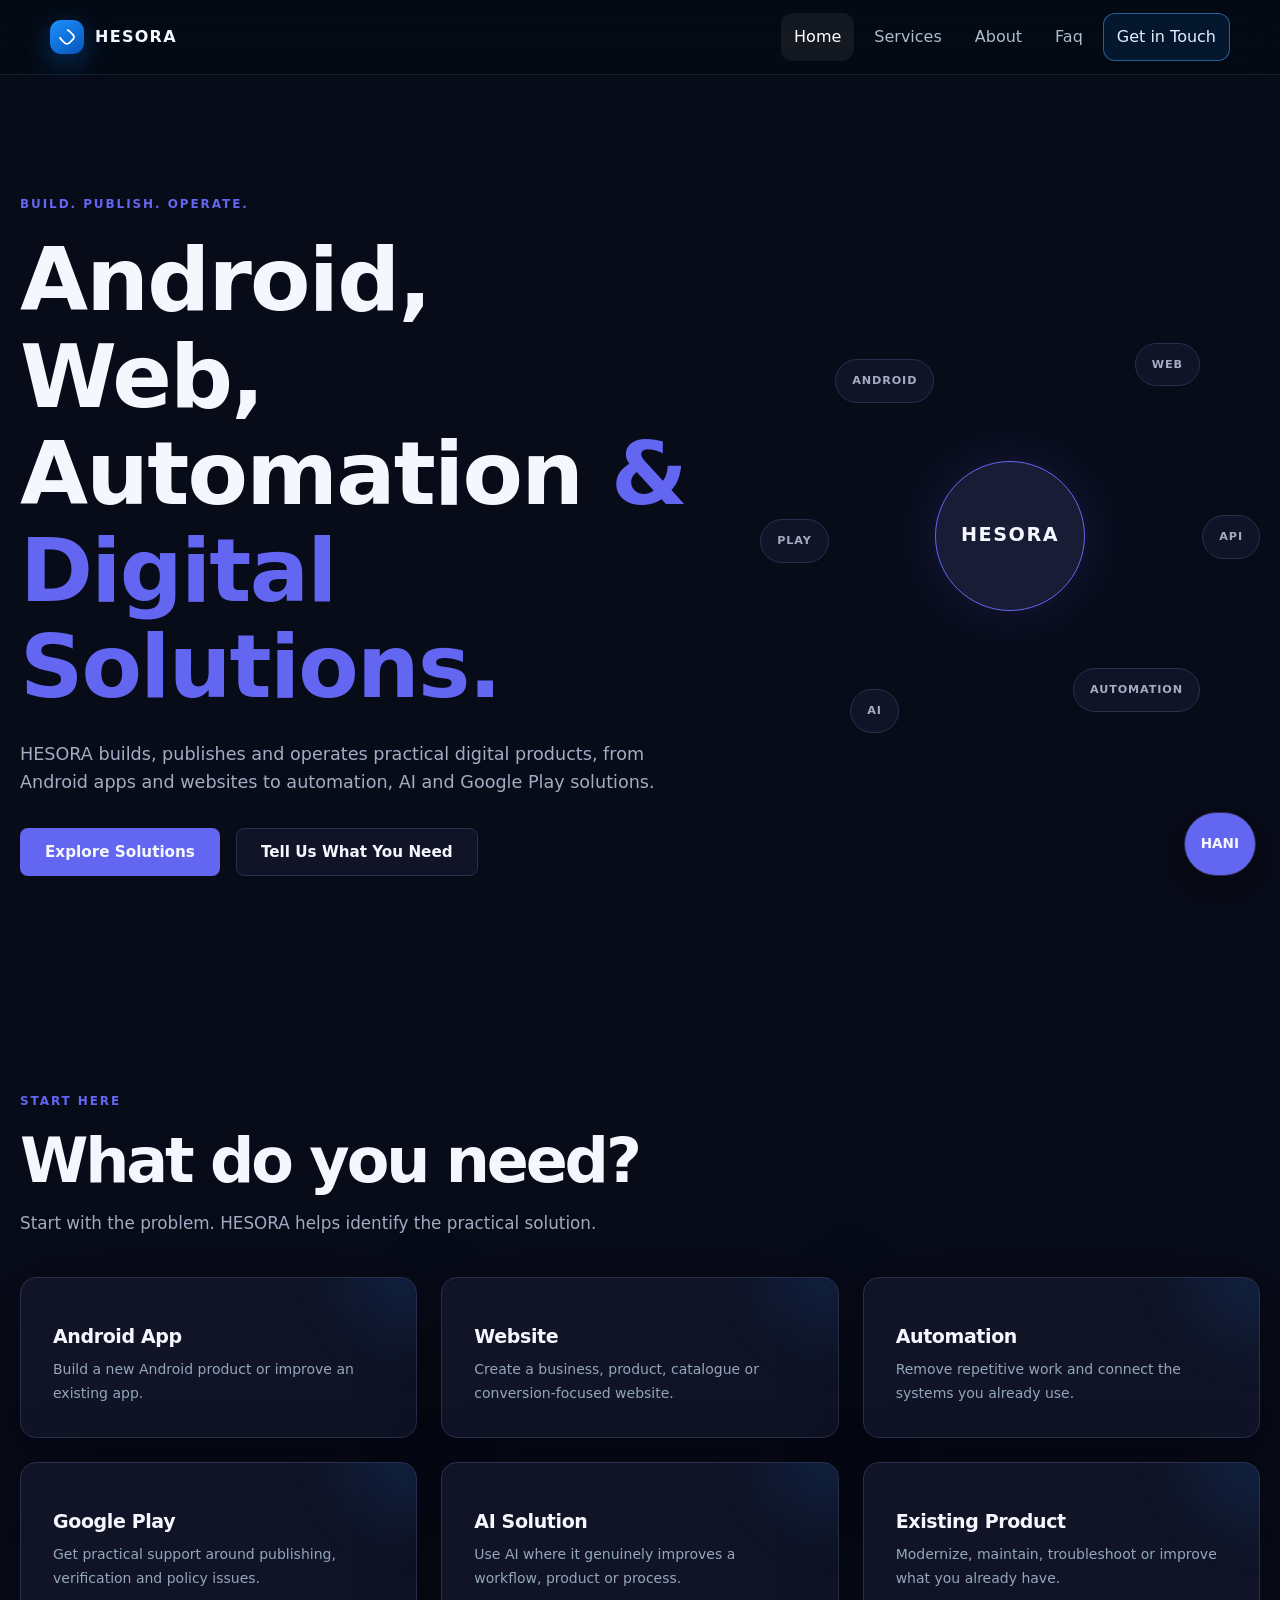
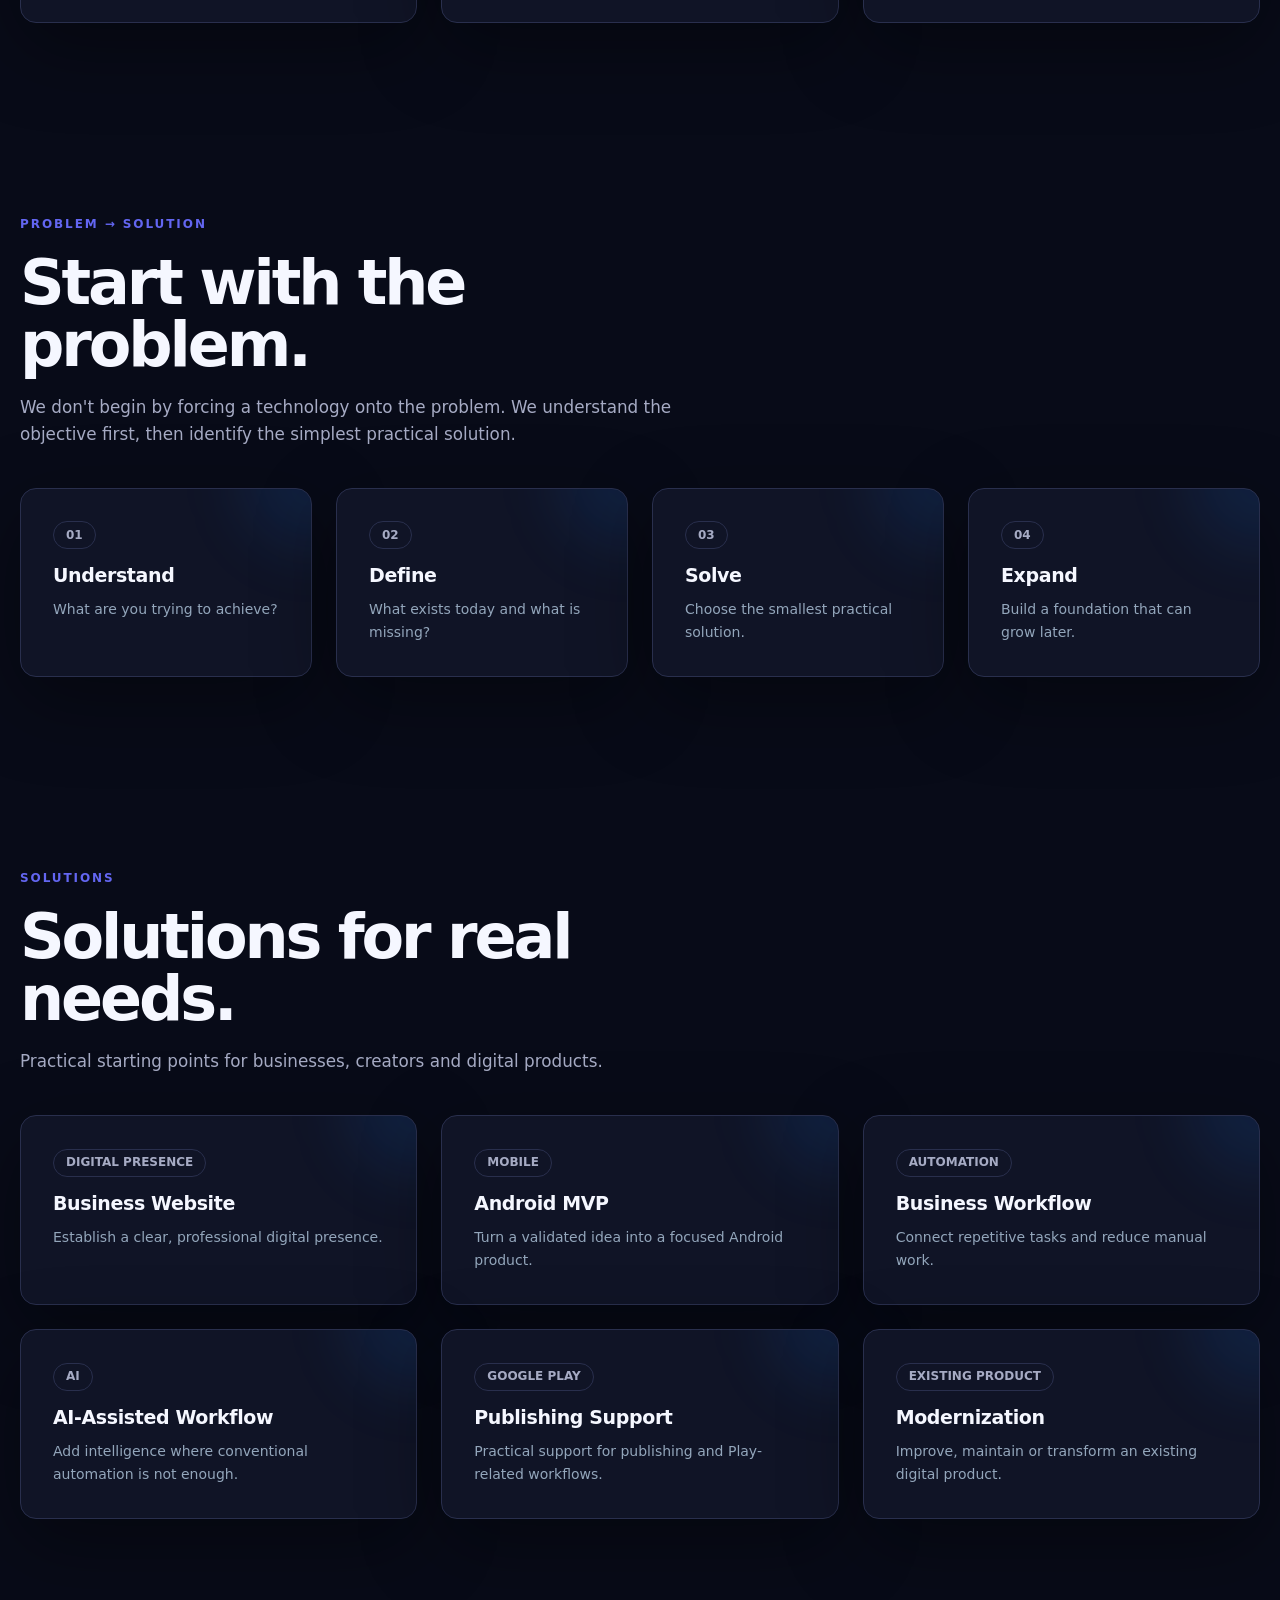
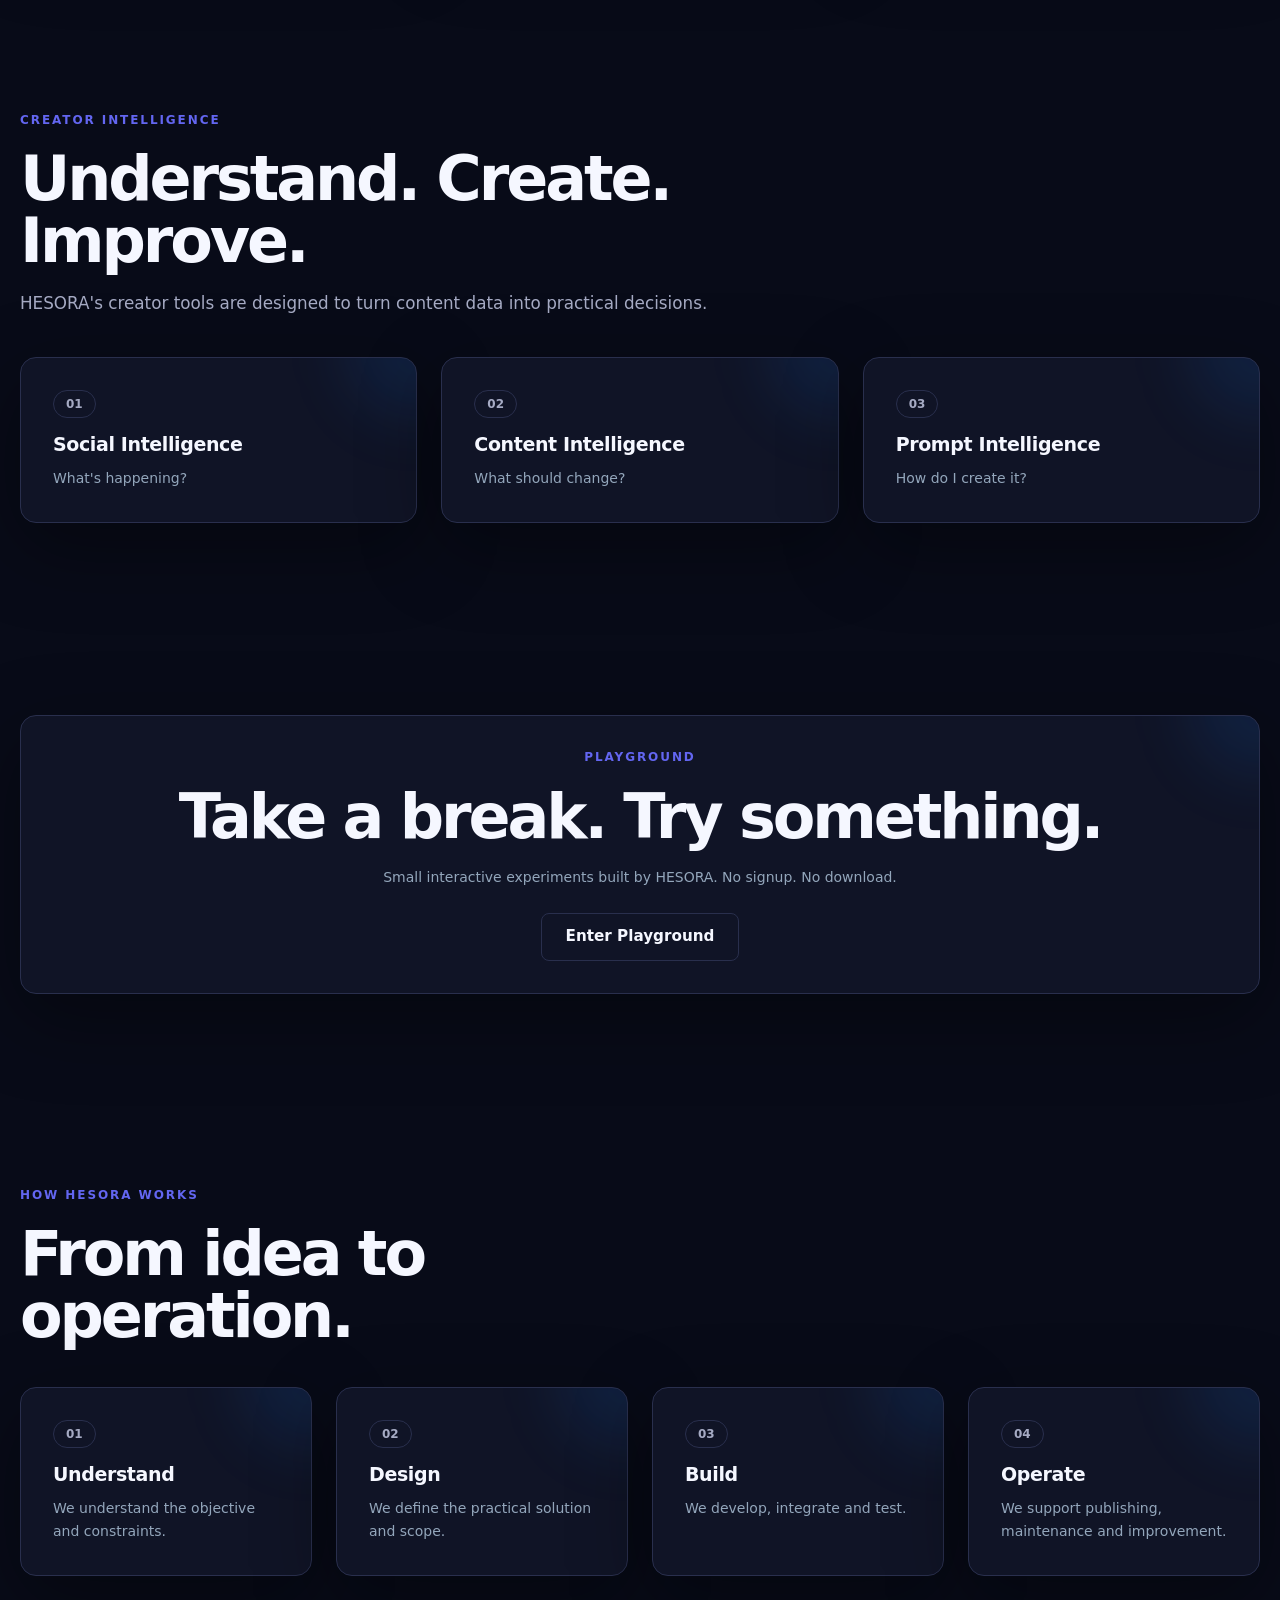
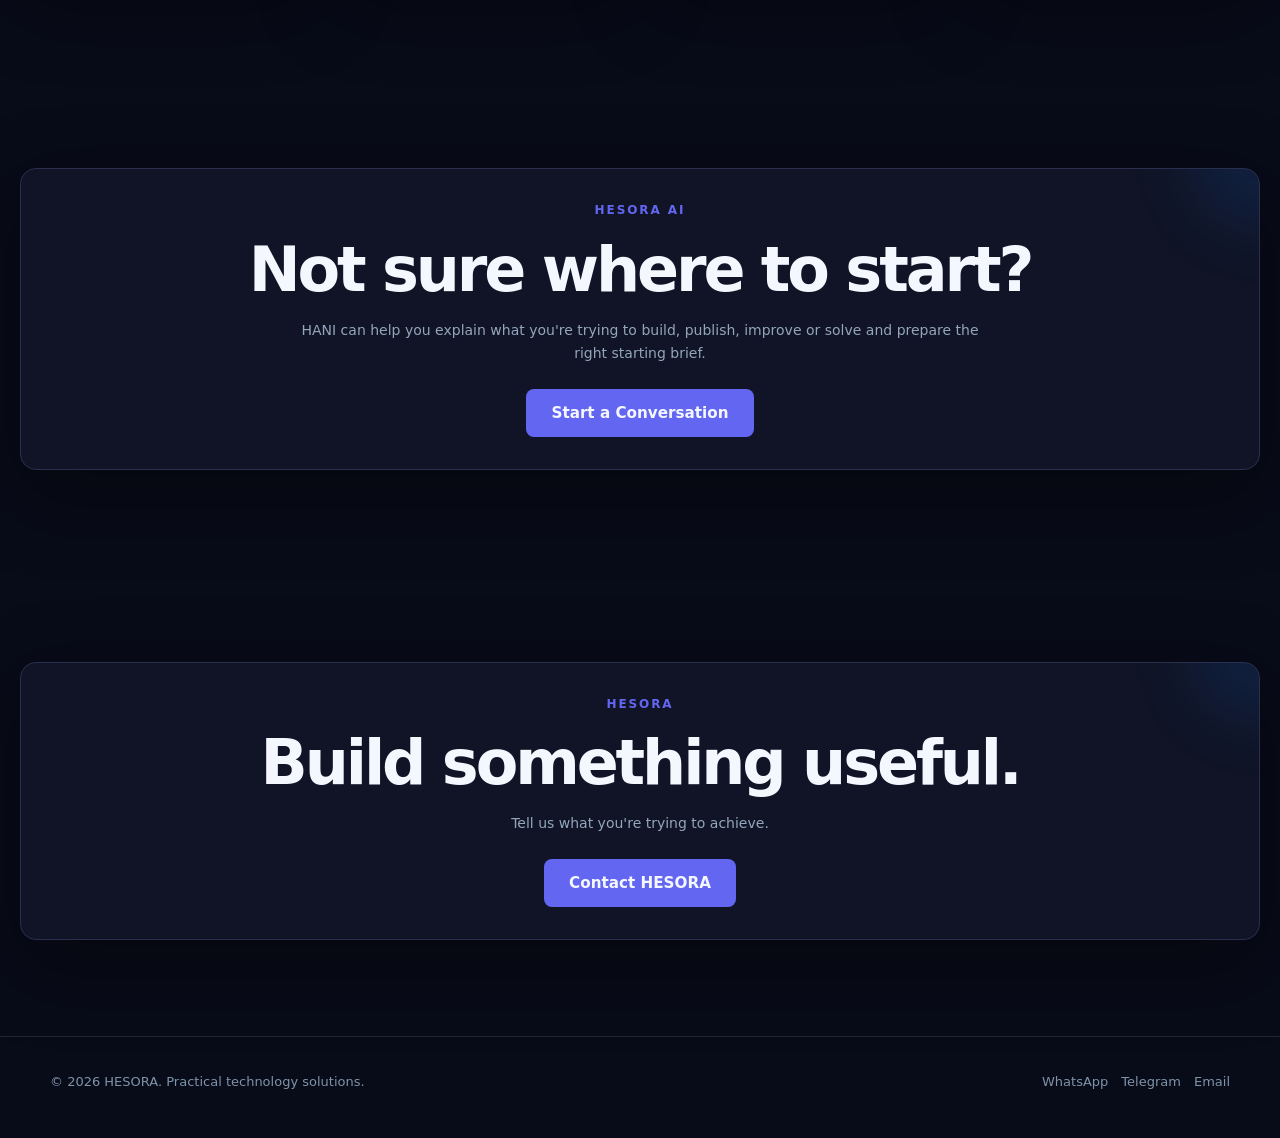
<file: index.html>
<!DOCTYPE html>
<html lang="en">
<head>
<meta charset="UTF-8">
<meta name="viewport" content="width=device-width, initial-scale=1.0">
<meta name="description" content="HESORA provides Android app development, Google Play Console support, app publishing, verification guidance, app maintenance, monetization integration and digital infrastructure services.">
<title>HESORA | Android App Development & Google Play Solutions</title>
<link rel="canonical" href="https://hesora-official.github.io/hesora-website/">
<link rel="icon" type="image/png" href="hesora-favicon.png">

<meta property="og:type" content="website">
<meta property="og:title" content="HESORA — Build. Publish. Operate.">
<meta property="og:description" content="Android, Google Play and digital infrastructure solutions for developers, publishers, agencies and businesses.">
<meta property="og:url" content="https://hesora-official.github.io/hesora-website/">
<meta property="og:site_name" content="HESORA">

<meta name="twitter:card" content="summary">
<meta name="twitter:title" content="HESORA — Build. Publish. Operate.">
<meta name="twitter:description" content="Android, Google Play and digital infrastructure solutions for developers, publishers, agencies and businesses.">
<meta name="robots" content="index, follow, max-image-preview:large, max-snippet:-1, max-video-preview:-1">
<meta name="theme-color" content="#050b14">
<meta name="author" content="HESORA">
<meta name="application-name" content="HESORA">
<meta property="og:image:alt" content="HESORA — Android App Development and Google Play Solutions">


<script type="application/ld+json">
{
  "@context":"https://schema.org",
  "@graph":[
    {
      "@type":"Organization",
      "@id":"https://hesora-official.github.io/hesora-website/#organization",
      "name":"HESORA",
      "url":"https://hesora-official.github.io/hesora-website/",
      "description":"Android app development, Google Play solutions and digital infrastructure services for developers, publishers, agencies and businesses.",
      "sameAs":["https://t.me/hesoraofficial"]
    },
    {
      "@type":"WebSite",
      "@id":"https://hesora-official.github.io/hesora-website/#website",
      "url":"https://hesora-official.github.io/hesora-website/",
      "name":"HESORA",
      "description":"Android App Development & Google Play Solutions",
      "publisher":{
        "@id":"https://hesora-official.github.io/hesora-website/#organization"
      }
    }
  ]
}
</script>

<style>
:root{
  --bg:#050b14;
  --bg2:#071426;
  --panel:rgba(10,23,42,.72);
  --panel2:#0b1b30;
  --text:#f5f8ff;
  --muted:#a7b5c8;
  --line:rgba(145,180,220,.16);
  --blue:#1683ff;
  --blue2:#4aa3ff;
  --cyan:#69d7ff;
  --shadow:0 24px 80px rgba(0,0,0,.38);
  --radius:24px;
  --max:1180px;
}

*{box-sizing:border-box}
html{scroll-behavior:smooth}
body{
  margin:0;
  background:radial-gradient(circle at 70% 0%,#0b2c50 0,#06111f 35%,#050b14 72%);
  color:var(--text);
  font-family:Inter,ui-sans-serif,system-ui,-apple-system,BlinkMacSystemFont,"Segoe UI",sans-serif;
  overflow-x:hidden;
}
a{color:inherit;text-decoration:none}
button,input,textarea{font:inherit}
button{cursor:pointer}
#app{min-height:100vh;position:relative}

.noise{
  position:fixed;inset:0;pointer-events:none;opacity:.035;
  background-image:url("data:image/svg+xml,%3Csvg viewBox='0 0 160 160' xmlns='http://www.w3.org/2000/svg'%3E%3Cfilter id='n'%3E%3CfeTurbulence type='fractalNoise' baseFrequency='.8' numOctaves='3' stitchTiles='stitch'/%3E%3C/filter%3E%3Crect width='100%25' height='100%25' filter='url(%23n)'/%3E%3C/svg%3E");
}
.legacy-grid{
  position:fixed;inset:0;pointer-events:none;opacity:.22;
  background-image:linear-gradient(rgba(100,160,220,.055) 1px,transparent 1px),linear-gradient(90deg,rgba(100,160,220,.055) 1px,transparent 1px);
  background-size:54px 54px;
  mask-image:linear-gradient(to bottom,black,transparent 85%);
}
.orb{
  position:fixed;width:520px;height:520px;border-radius:50%;
  background:radial-gradient(circle,rgba(0,126,255,.18),transparent 65%);
  filter:blur(10px);pointer-events:none;transition:transform .15s ease-out;
}
.orb.one{top:-180px;right:-80px}
.orb.two{left:-260px;top:45vh;opacity:.5}

.wrap{width:min(var(--max),calc(100% - 40px));margin:auto}

.nav{
  position:sticky;top:0;z-index:50;border-bottom:1px solid rgba(160,190,220,.12);
  background:rgba(4,10,18,.72);backdrop-filter:blur(18px);
}
.navin{height:74px;display:flex;align-items:center;justify-content:space-between}
.logo{display:flex;align-items:center;gap:11px;font-weight:800;letter-spacing:.08em}
.mark{
  width:34px;height:34px;border-radius:11px;display:grid;place-items:center;
  background:linear-gradient(145deg,#1b91ff,#0754b9);
  box-shadow:0 8px 28px rgba(15,130,255,.35);
  position:relative;overflow:hidden;
}
.mark:before{
  content:"";width:14px;height:14px;border:2px solid #fff;border-left-color:transparent;
  border-radius:5px;transform:rotate(45deg)
}
.links{display:flex;gap:7px}
.links button,.mobileBtn{
  border:0;background:transparent;color:#aebcd0;padding:10px 13px;border-radius:12px;transition:.25s
}
.links button:hover,.links button.active{color:#fff;background:rgba(255,255,255,.06)}
.navcta{border:1px solid rgba(75,166,255,.5)!important;color:#dff1ff!important;background:rgba(18,123,235,.12)!important}
.menu{
  display:none;border:1px solid var(--line);background:rgba(255,255,255,.04);
  color:white;border-radius:12px;padding:9px 12px
}
.mobileLinks{display:none;padding:10px 0 16px}
.mobileLinks.open{display:block}
.mobileLinks button{
  display:block;width:100%;text-align:left;border:0;background:transparent;
  color:#aebcd0;padding:11px 13px;border-radius:12px
}
.mobileLinks button:hover{background:rgba(255,255,255,.06);color:white}

.hero{
  min-height:calc(100vh - 74px);display:grid;align-items:center;padding:80px 0 70px;position:relative
}
.heroGrid{
  display:grid;grid-template-columns:1.04fr .96fr;gap:50px;align-items:center
}
.eyebrow{font-size:12px;letter-spacing:.22em;color:#7fb5e8;font-weight:700;margin-bottom:18px}
h1{
  font-size:clamp(56px,7.5vw,98px);line-height:.91;letter-spacing:-.065em;
  margin:0 0 26px;max-width:720px
}
.blue{color:var(--blue2)}
.lead{font-size:18px;line-height:1.7;color:#b9c6d6;max-width:620px}
.actions{display:flex;gap:12px;flex-wrap:wrap;margin-top:32px}
.btn{
  border:1px solid var(--line);padding:14px 19px;border-radius:14px;color:#fff;
  background:rgba(255,255,255,.035);transition:.25s;display:inline-flex;align-items:center;gap:9px
}
.btn:hover{
  transform:translateY(-3px);border-color:rgba(75,166,255,.65);
  box-shadow:0 12px 34px rgba(0,100,220,.2)
}
.btn.primary{
  border:0;background:linear-gradient(135deg,#1c8cff,#0962d6);
  box-shadow:0 12px 34px rgba(0,113,240,.25)
}
.mini{
  display:flex;gap:22px;flex-wrap:wrap;margin-top:36px;color:#8397ad;font-size:12px
}
.mini span:before{
  content:"";display:inline-block;width:5px;height:5px;border-radius:50%;
  background:#198cff;margin:0 9px 2px 0
}

.deviceWrap{
  min-height:470px;display:grid;place-items:center;position:relative;perspective:1200px
}
.device{
  width:290px;height:570px;border:8px solid #0c1420;border-radius:46px;background:#07111e;
  box-shadow:inset 0 0 0 2px #1e3348,0 35px 80px rgba(0,0,0,.5),0 0 80px rgba(0,119,255,.16);
  transform:rotateY(-13deg) rotateX(4deg);
  transition:transform .18s ease-out;position:relative;overflow:hidden
}
.device:before{
  content:"";position:absolute;inset:0;
  background:radial-gradient(circle at 60% 30%,rgba(21,133,255,.28),transparent 38%),linear-gradient(145deg,#0b2947,#040b13 62%);
  z-index:0
}
.notch{
  position:absolute;top:0;left:50%;transform:translateX(-50%);
  width:105px;height:24px;background:#02060b;border-radius:0 0 16px 16px;z-index:3
}
.screen{position:absolute;inset:55px 24px 25px;z-index:2;overflow:hidden}

/* HESORA 3x3 Android Puzzle */
.puzzleGame{
  width:100%;height:100%;padding:15px 11px 9px;
  display:flex;flex-direction:column;color:#e8f7ff;overflow:hidden;
  background:radial-gradient(circle at 50% 42%,rgba(56,189,248,.12),transparent 38%),linear-gradient(180deg,#07111f,#0a1424)
}
.puzzleTop{display:flex;justify-content:space-between;align-items:center;gap:7px}
.puzzleTop small{font-size:6px;letter-spacing:1.15px;color:#7dd3fc;font-weight:700}
.puzzleStatus{
  padding:4px 6px;border:1px solid rgba(56,189,248,.3);border-radius:20px;
  color:#38bdf8;font-size:6px;letter-spacing:.65px;background:rgba(56,189,248,.04)
}
.puzzleTitle{margin-top:9px;display:flex;flex-direction:column;gap:4px}
.puzzleTitle strong{font-size:17px;line-height:1;letter-spacing:-.5px}
.puzzleTitle span{font-size:6.5px;color:#7891a8;line-height:1.35}

.puzzleBoard{
  width:150px;height:150px;margin:9px auto 8px;
  display:grid;grid-template-columns:repeat(3,1fr);grid-template-rows:repeat(3,1fr);
  gap:2px;padding:3px;border-radius:14px;
  background:#07101b;border:1px solid rgba(56,189,248,.22);
  box-shadow:0 0 28px rgba(56,189,248,.08),inset 0 0 18px rgba(56,189,248,.05);
  flex:none
}
.puzzleTile{
  position:relative;border:1px solid rgba(255,255,255,.08);border-radius:5px;
  background-color:#0b1a2a;background-repeat:no-repeat;
  background-size:300% 300%;overflow:hidden;padding:0;
  transition:transform .16s ease,filter .16s ease,border-color .16s ease;
}
.puzzleTile:hover{filter:brightness(1.22);border-color:rgba(105,215,255,.65)}
.puzzleTile.selected{
  border-color:#69d7ff;
  box-shadow:0 0 0 2px rgba(105,215,255,.28),0 0 15px rgba(56,189,248,.35);
  transform:scale(.94);z-index:2
}
.puzzleBoard.locked .puzzleTile{cursor:default}
.puzzleBoard.locked .puzzleTile:hover{filter:none}

.puzzleHint{
  text-align:center;min-height:24px;padding:0 4px;
  font-size:6.5px;line-height:1.35;color:#7891a8
}
.puzzleScore{
  display:flex;align-items:center;justify-content:space-between;
  padding:7px 9px;margin-top:auto;border:1px solid rgba(148,163,184,.12);
  border-radius:8px;background:rgba(255,255,255,.025);flex:none
}
.puzzleScore span{font-size:6px;letter-spacing:1px;color:#71869a}
.puzzleScore strong{font-size:8px;color:#38bdf8}
.puzzleStart{
  width:100%;border:1px solid rgba(56,189,248,.4);border-radius:8px;
  padding:8px;margin-top:7px;background:rgba(56,189,248,.08);
  color:#9ee7ff;font-family:inherit;font-size:7px;font-weight:700;
  letter-spacing:1.3px;transition:.2s ease;flex:none
}
.puzzleStart:hover{
  background:rgba(56,189,248,.16);box-shadow:0 0 18px rgba(56,189,248,.12);
  transform:translateY(-1px)
}
.puzzleComplete{
  position:absolute;inset:3px;display:flex;flex-direction:column;
  align-items:center;justify-content:center;text-align:center;
  border-radius:10px;background:rgba(4,14,24,.76);
  border:1px solid rgba(105,215,255,.35);z-index:5;
  pointer-events:none
}
.puzzleComplete strong{
  font-size:13px;line-height:1;color:#c4f3ff;
  text-shadow:0 0 14px rgba(56,189,248,.65)
}
.puzzleComplete span{
  margin-top:5px;font-size:5.5px;color:#6fd8ff;letter-spacing:1px
}
/* Robot cursor */
.robot-particle{
  position:fixed;width:9px;height:7px;border-radius:3px 3px 4px 4px;
  pointer-events:none;z-index:99999;opacity:0;
  background:linear-gradient(135deg,#38bdf8,#60a5fa);
  box-shadow:0 0 7px rgba(56,189,248,.65),0 0 14px rgba(56,189,248,.2);
  animation:hesoraRobot .72s ease-out forwards
}
.robot-particle:before{
  content:"";position:absolute;width:2.5px;height:2.5px;border-radius:50%;
  background:#07111f;left:2px;top:2px;box-shadow:3px 0 0 #07111f
}
.robot-particle:after{
  content:"";position:absolute;width:1px;height:3px;background:#38bdf8;
  left:3px;top:-4px;box-shadow:2px 0 0 #38bdf8
}

.float{
  position:absolute;padding:10px 13px;border:1px solid rgba(83,170,255,.35);
  background:rgba(7,18,31,.75);backdrop-filter:blur(10px);border-radius:12px;
  color:#cfe8ff;font-size:12px;box-shadow:0 15px 40px rgba(0,0,0,.25);
  animation:float 4s ease-in-out infinite
}
.f1{right:2%;top:18%}
.f2{left:2%;bottom:19%;animation-delay:-1.7s}

.section{padding:110px 0;position:relative}
.sectionHead{max-width:760px;margin-bottom:48px}
.kicker{color:#6caeea;font-size:12px;letter-spacing:.2em;font-weight:800}
.section h2{font-size:clamp(38px,5vw,62px);letter-spacing:-.05em;line-height:1;margin:12px 0 18px}
.sub{color:#9eafc3;line-height:1.75;font-size:17px}

.cards{display:grid;grid-template-columns:repeat(3,1fr);gap:16px}
.card{
  padding:28px;border:1px solid var(--line);border-radius:var(--radius);
  background:linear-gradient(145deg,rgba(12,31,53,.72),rgba(7,17,29,.62));
  box-shadow:var(--shadow);transition:.3s;position:relative;overflow:hidden
}
.card:before{
  content:"";position:absolute;width:140px;height:140px;border-radius:50%;
  background:rgba(18,129,255,.11);filter:blur(30px);top:-80px;right:-70px
}
.card:hover{transform:translateY(-7px);border-color:rgba(62,157,255,.45)}
.icon{
  width:42px;height:42px;border-radius:13px;background:rgba(24,132,255,.13);
  border:1px solid rgba(65,158,255,.22);display:grid;place-items:center;
  color:#7bc0ff;margin-bottom:22px
}
.card h3{margin:0 0 11px;font-size:19px}
.card p{margin:0;color:#93a6bb;line-height:1.65;font-size:14px}
.tag{display:inline-block;margin-top:18px;font-size:11px;color:#6faee9;letter-spacing:.08em}

.split{display:grid;grid-template-columns:1fr 1fr;gap:22px;align-items:stretch}
.panel{border:1px solid var(--line);border-radius:28px;padding:34px;background:rgba(9,24,42,.62)}
.list{display:grid;gap:15px}
.listItem{display:flex;gap:14px}
.num{
  width:30px;height:30px;border-radius:10px;background:#0b2b4c;color:#6db8ff;
  display:grid;place-items:center;font-size:12px;font-weight:800;flex:none
}
.listItem strong{display:block;margin-bottom:5px}
.listItem span{color:#92a5b9;font-size:14px;line-height:1.55}

.trust{display:grid;grid-template-columns:repeat(3,1fr);gap:14px}
.trust .card{min-height:170px}

.faq{display:grid;gap:10px;max-width:900px}
.faqItem{border:1px solid var(--line);border-radius:18px;background:rgba(8,20,35,.62);overflow:hidden}
.faqQ{
  width:100%;border:0;background:transparent;color:#fff;text-align:left;
  padding:20px 22px;display:flex;justify-content:space-between;gap:20px
}
.faqA{
  max-height:0;overflow:hidden;color:#96a9bd;line-height:1.65;
  padding:0 22px;transition:max-height .3s,padding .3s
}
.faqItem.open .faqA{max-height:300px;padding:0 22px 20px}
.plus{color:#6db7ff;font-size:20px}

.contact{display:grid;grid-template-columns:.9fr 1.1fr;gap:22px}
.form{display:grid;gap:13px}
.field{
  width:100%;border:1px solid var(--line);background:rgba(4,12,21,.7);
  color:#fff;padding:15px 16px;border-radius:14px;outline:none
}
.field:focus{border-color:#238eff;box-shadow:0 0 0 3px rgba(35,142,255,.1)}
textarea.field{min-height:150px;resize:vertical}
.formNote{font-size:12px;color:#7f94aa;line-height:1.5}

.footer{border-top:1px solid var(--line);padding:35px 0 45px;color:#7f93a9;font-size:13px}
.footerIn{display:flex;justify-content:space-between;gap:20px;flex-wrap:wrap}
.contactLinks{display:flex;gap:13px;flex-wrap:wrap}
.contactLinks a:hover{color:#fff}

.pageHero{padding:90px 0 45px}
.pageHero h1{font-size:clamp(50px,7vw,82px)}

.reveal{opacity:0;transform:translateY(20px);transition:opacity .7s ease,transform .7s ease}
.reveal.show{opacity:1;transform:none}

@keyframes float{50%{transform:translateY(-10px)}}
@keyframes coreSpin{to{transform:rotate(360deg)}}
@keyframes nodePulse{
  0%,100%{transform:translate(-50%,-50%) scale(.85);box-shadow:0 0 6px #38bdf8,0 0 12px rgba(56,189,248,.5)}
  50%{transform:translate(-50%,-50%) scale(1.15);box-shadow:0 0 10px #38bdf8,0 0 24px rgba(56,189,248,.9)}
}
@keyframes hesoraRobot{
  0%{opacity:0;transform:translate(-50%,-50%) scale(.35) rotate(0deg)}
  15%{opacity:.95}
  100%{
    opacity:0;
    transform:translate(calc(-50% + var(--dx)),calc(-50% + var(--dy))) scale(.08) rotate(var(--rotation))
  }
}

@media(max-width:900px){
  .heroGrid,.split,.contact{grid-template-columns:1fr}
  .deviceWrap{min-height:430px}
  .cards{grid-template-columns:1fr 1fr}
  .trust{grid-template-columns:1fr}
  .links{display:none}
  .menu{display:block}
  .hero{padding-top:55px}
}

@media(max-width:600px){
  .wrap{width:min(var(--max),calc(100% - 26px))}
  .cards{grid-template-columns:1fr}
  .section{padding:80px 0}
  .device{width:245px;height:480px}
  .heroGrid{gap:15px}
  h1{font-size:58px}
  .lead{font-size:16px}
  .f1{right:-2%}
  .f2{left:-2%}
  .coreArena{width:126px;height:126px}
  .coreRing{width:91px;height:91px}
  .gameTitle strong{font-size:18px}
  .signalGame{padding:16px 10px 10px}
}

@media(prefers-reduced-motion:reduce){
  html{scroll-behavior:auto}
  .robot-particle,.coreRing,.signalNode,.float{animation:none}
}
</style>
<link rel="stylesheet" href="css/tokens.css">
<link rel="stylesheet" href="css/reset.css">
<link rel="stylesheet" href="css/base.css">
<link rel="stylesheet" href="css/typography.css">
<link rel="stylesheet" href="css/layout.css">
<link rel="stylesheet" href="css/components.css">
<link rel="stylesheet" href="css/pages.css">
<link rel="stylesheet" href="css/utilities.css">
<link rel="stylesheet" href="css/responsive.css">
<script src="js/navigation.js"></script>
</head>

<body>
 
<div id="app"></div>
<script src="js/hani/launcher.js"></script>
<script src="js/hani/message.js"></script>
<script src="js/hani/intent.js"></script>
<script src="js/hani/state.js"></script>
<script src="js/hani/discovery.js"></script>
<script src="js/hani/quick-actions.js"></script>
<script src="js/hani/input.js"></script>
<script src="js/app.js"></script>
<script>
const services=[
  ["Google Play Console","Google Play Console setup, configuration and publishing support for Android developers, app publishers and businesses."],
  ["Google Play Account Transfer Support","Guidance for eligible Google Play developer account transfers, including preparation, documentation and transition steps."],
  ["Google Play Verification & Re-verification","Technical guidance for Google Play developer, identity and organization verification workflows."],
  ["Google Play Policy & Appeal Support","Policy analysis and assistance preparing clear, factual documentation for app and account appeals."],
  ["Google Play App Publishing & Release","Google Play app publishing support, store listing preparation, release configuration, testing guidance and launch workflows."],
  ["App Monetization Integration","Ad SDK integration and monetization setup support for Android applications, subject to applicable network policies."],
  ["Native Android App Development","Native Android application development using Java and Kotlin, from focused builds to ongoing improvements."],
  ["Android App Modernization & Reskinning","Android app UI updates, reskinning, feature changes and technical modernization for existing applications."],
  ["Website & Domain Setup","Business website setup, domain and hosting configuration, DNS management and related digital infrastructure."],
  ["Business Email & Google Workspace Setup","Business email setup and configuration with email providers, Gmail or Google Workspace."],
  ["Android Technical Troubleshooting","Diagnosis and resolution guidance for Android publishing, configuration, integration and technical issues."],
  ["Additional Development Services","Additional technical capabilities, including Unity development, can be coordinated through specialist partners when required."]
];

const pageData={
  home:{
    title:"Build. Publish. Operate.",
    sub:"HESORA provides Android app development, Google Play publishing support, app maintenance, monetization integration, technical troubleshooting, and digital infrastructure solutions for developers, publishers, agencies, and businesses."
  },
  services:{
    title:"Android & Google Play Services.",
    sub:"HESORA provides Android app development, Google Play publishing support, verification guidance, app modernization, monetization integration and technical support for developers, publishers and businesses."
  },
  about:{
    title:"About HESORA — Android & Google Play Solutions.",
    sub:"HESORA provides practical Android development, Google Play publishing support, app maintenance, monetization integration and digital infrastructure services for developers, publishers, agencies and businesses."
  },
  faq:{
    title:"HESORA FAQ — Android & Google Play Support.",
    sub:"Answers about Android app development, Google Play publishing, developer verification, app maintenance, monetization integration, technical support and digital infrastructure services."
  },
  contact:{
    title:"Contact HESORA — Android & Google Play Solutions.",
    sub:"Contact HESORA for Android app development, Google Play publishing support, verification guidance, app maintenance, monetization integration and technical support."
  }
};

function nav(active){
  return `<header class="nav">
    <div class="wrap navin">
      <a class="logo" href="#home" onclick="go('home')"><span class="mark"></span><span>HESORA</span></a>
      <nav class="links">
        ${["home","services","about","faq"].map(p=>`<button class="${active===p?'active':''}" onclick="go('${p}')">${p[0].toUpperCase()+p.slice(1)}</button>`).join("")}
        <button class="navcta" onclick="go('contact')">Get in Touch</button>
      </nav>
      <button class="menu" onclick="document.querySelector('.mobileLinks').classList.toggle('open')">Menu</button>
    </div>
    <div class="mobileLinks wrap">
      ${["home","services","about","faq","contact"].map(p=>`<button onclick="go('${p}')">${p[0].toUpperCase()+p.slice(1)}</button>`).join("")}
    </div>
  </header>`;
}

function footer(){
  return `<footer class="footer">
    <div class="wrap footerIn">
      <div>© ${new Date().getFullYear()} HESORA. Practical technology solutions.</div>
      <div class="contactLinks">
        <a href="https://wa.me/16199125970" target="_blank">WhatsApp</a>
        <a href="https://t.me/hesoraofficial" target="_blank">Telegram</a>
        <a href="mailto:hesora86@gmail.com">Email</a>
      </div>
    </div>
  </footer>`;
}

function serviceCards(){
  return `<div class="cards">${services.map((s,i)=>`
    <article class="card reveal">
      <div class="icon">${String(i+1).padStart(2,"0")}</div>
      <h3>${s[0]}</h3>
      <p>${s[1]}</p>
      <span class="tag">HESORA / SERVICE</span>
    </article>`).join("")}</div>`;
}

function home(){
  return `${nav("home")}
  <main>

    <!-- HERO -->
    <section class="hero">
      <div class="container hero-grid">
        <div class="hero-content">
          <div class="eyebrow">BUILD. PUBLISH. OPERATE.</div>

          <h1>
            Android, Web, Automation
            <span>& Digital Solutions.</span>
          </h1>

          <p class="hero-description">
            HESORA builds, publishes and operates practical digital products,
            from Android apps and websites to automation, AI and Google Play solutions.
          </p>

          <div class="cluster hero-actions">
            <a class="button button-primary" href="#solutions">
              Explore Solutions
            </a>

            <a class="button button-secondary" href="#needs">
              Tell Us What You Need
            </a>
          </div>
        </div>

        <div class="hero-system" aria-label="HESORA technology system">
          <div class="hero-system-core">
            HESORA
          </div>

          <div class="hero-node hero-node-1">ANDROID</div>
          <div class="hero-node hero-node-2">WEB</div>
          <div class="hero-node hero-node-3">API</div>
          <div class="hero-node hero-node-4">AUTOMATION</div>
          <div class="hero-node hero-node-5">AI</div>
          <div class="hero-node hero-node-6">PLAY</div>
        </div>
      </div>
    </section>

    <!-- WHAT DO YOU NEED -->
    <section class="section" id="needs">
      <div class="container">
        <div class="section-header">
          <div class="eyebrow">START HERE</div>
          <h2>What do you need?</h2>
          <p>
            Start with the problem. HESORA helps identify the practical solution.
          </p>
        </div>

        <div class="grid grid-3">
          <a class="card" href="#solutions">
            <h3>Android App</h3>
            <p>Build a new Android product or improve an existing app.</p>
          </a>

          <a class="card" href="#solutions">
            <h3>Website</h3>
            <p>Create a business, product, catalogue or conversion-focused website.</p>
          </a>

          <a class="card" href="#solutions">
            <h3>Automation</h3>
            <p>Remove repetitive work and connect the systems you already use.</p>
          </a>

          <a class="card" href="#solutions">
            <h3>Google Play</h3>
            <p>Get practical support around publishing, verification and policy issues.</p>
          </a>

          <a class="card" href="#solutions">
            <h3>AI Solution</h3>
            <p>Use AI where it genuinely improves a workflow, product or process.</p>
          </a>

          <a class="card" href="#solutions">
            <h3>Existing Product</h3>
            <p>Modernize, maintain, troubleshoot or improve what you already have.</p>
          </a>
        </div>
      </div>
    </section>

    <!-- PROBLEM FIRST -->
    <section class="section" id="solutions">
      <div class="container">
        <div class="section-header">
          <div class="eyebrow">PROBLEM → SOLUTION</div>
          <h2>Start with the problem.</h2>
          <p>
            We don't begin by forcing a technology onto the problem.
            We understand the objective first, then identify the simplest practical solution.
          </p>
        </div>

        <div class="grid grid-4">
          <div class="card">
            <span class="badge">01</span>
            <h3>Understand</h3>
            <p>What are you trying to achieve?</p>
          </div>

          <div class="card">
            <span class="badge">02</span>
            <h3>Define</h3>
            <p>What exists today and what is missing?</p>
          </div>

          <div class="card">
            <span class="badge">03</span>
            <h3>Solve</h3>
            <p>Choose the smallest practical solution.</p>
          </div>

          <div class="card">
            <span class="badge">04</span>
            <h3>Expand</h3>
            <p>Build a foundation that can grow later.</p>
          </div>
        </div>
      </div>
    </section>

    <!-- SOLUTIONS -->
    <section class="section">
      <div class="container">
        <div class="section-header">
          <div class="eyebrow">SOLUTIONS</div>
          <h2>Solutions for real needs.</h2>
          <p>
            Practical starting points for businesses, creators and digital products.
          </p>
        </div>

        <div class="grid grid-3">
          <div class="card">
            <span class="badge">DIGITAL PRESENCE</span>
            <h3>Business Website</h3>
            <p>Establish a clear, professional digital presence.</p>
          </div>

          <div class="card">
            <span class="badge">MOBILE</span>
            <h3>Android MVP</h3>
            <p>Turn a validated idea into a focused Android product.</p>
          </div>

          <div class="card">
            <span class="badge">AUTOMATION</span>
            <h3>Business Workflow</h3>
            <p>Connect repetitive tasks and reduce manual work.</p>
          </div>

          <div class="card">
            <span class="badge">AI</span>
            <h3>AI-Assisted Workflow</h3>
            <p>Add intelligence where conventional automation is not enough.</p>
          </div>

          <div class="card">
            <span class="badge">GOOGLE PLAY</span>
            <h3>Publishing Support</h3>
            <p>Practical support for publishing and Play-related workflows.</p>
          </div>

          <div class="card">
            <span class="badge">EXISTING PRODUCT</span>
            <h3>Modernization</h3>
            <p>Improve, maintain or transform an existing digital product.</p>
          </div>
        </div>
      </div>
    </section>

    <!-- CREATOR INTELLIGENCE -->
    <section class="section">
      <div class="container">
        <div class="section-header">
          <div class="eyebrow">CREATOR INTELLIGENCE</div>
          <h2>Understand. Create. Improve.</h2>
          <p>
            HESORA's creator tools are designed to turn content data into practical decisions.
          </p>
        </div>

        <div class="grid grid-3">
          <a class="card" href="#creator-intelligence">
            <span class="badge">01</span>
            <h3>Social Intelligence</h3>
            <p>What's happening?</p>
          </a>

          <a class="card" href="#creator-intelligence">
            <span class="badge">02</span>
            <h3>Content Intelligence</h3>
            <p>What should change?</p>
          </a>

          <a class="card" href="#creator-intelligence">
            <span class="badge">03</span>
            <h3>Prompt Intelligence</h3>
            <p>How do I create it?</p>
          </a>
        </div>
      </div>
    </section>

    <!-- PLAYGROUND -->
    <section class="section">
      <div class="container">
        <div class="card playground-preview">
          <div class="eyebrow">PLAYGROUND</div>
          <h2>Take a break. Try something.</h2>
          <p>
            Small interactive experiments built by HESORA.
            No signup. No download.
          </p>

          <a class="button button-secondary" href="#playground">
            Enter Playground
          </a>
        </div>
      </div>
    </section>

    <!-- HOW HESORA WORKS -->
    <section class="section">
      <div class="container">
        <div class="section-header">
          <div class="eyebrow">HOW HESORA WORKS</div>
          <h2>From idea to operation.</h2>
        </div>

        <div class="grid grid-4">
          <div class="card">
            <span class="badge">01</span>
            <h3>Understand</h3>
            <p>We understand the objective and constraints.</p>
          </div>

          <div class="card">
            <span class="badge">02</span>
            <h3>Design</h3>
            <p>We define the practical solution and scope.</p>
          </div>

          <div class="card">
            <span class="badge">03</span>
            <h3>Build</h3>
            <p>We develop, integrate and test.</p>
          </div>

          <div class="card">
            <span class="badge">04</span>
            <h3>Operate</h3>
            <p>We support publishing, maintenance and improvement.</p>
          </div>
        </div>
      </div>
    </section>

    <!-- HANI -->
    <section class="section" id="hani">
      <div class="container">
        <div class="card hani-preview">
          <div class="eyebrow">HESORA AI</div>
          <h2>Not sure where to start?</h2>
          <p>
            HANI can help you explain what you're trying to build, publish,
            improve or solve and prepare the right starting brief.
          </p>

          <a class="button button-primary" href="contact.html">
            Start a Conversation
          </a>
        </div>
      </div>
    </section>

    <!-- FINAL CTA -->
    <section class="section">
      <div class="container">
        <div class="card final-cta">
          <div class="eyebrow">HESORA</div>
          <h2>Build something useful.</h2>
          <p>
            Tell us what you're trying to achieve.
          </p>

          <a class="button button-primary" href="contact.html">
            Contact HESORA
          </a>
        </div>
      </div>
    </section>

  </main>
  ${footer()}`;
}function servicesPage(){
  return `${nav("services")}
  <main>
    <section class="pageHero"><div class="wrap"><div class="kicker">SERVICES</div><h1>${pageData.services.title}</h1><p class="sub">${pageData.services.sub}</p></div></section>
    <section class="section" style="padding-top:35px"><div class="wrap">${serviceCards()}</div></section>
    <section class="section"><div class="wrap"><div class="panel reveal"><div class="kicker">NOTE</div><h2>Every project starts with the requirement.</h2><p class="sub">Availability, eligibility, platform rules, third-party approvals and technical constraints can vary by project. HESORA does not guarantee outcomes that depend on external platform decisions.</p></div></div></section>
  </main>${footer()}`;
}

function aboutPage(){
  return `${nav("about")}
  <main>
    <section class="pageHero"><div class="wrap"><div class="kicker">ABOUT HESORA</div><h1>${pageData.about.title}</h1><p class="sub">${pageData.about.sub}</p></div></section>
    <section class="section"><div class="wrap"><div class="split">
      <div class="panel reveal"><div class="kicker">THE APPROACH</div><h2>One technical partner across the stack.</h2><p class="sub">HESORA connects app-side work with the operational pieces around it: publishing, verification, monetization, domains, hosting and business email.</p></div>
      <div class="panel reveal"><div class="list">
        ${[
          ["01","Android","Native Java and Kotlin development, fixes and app transformation."],
          ["02","Google Play","Console, publishing, verification, transfer and policy-support workflows."],
          ["03","Infrastructure","Websites, domains, hosting, DNS and business email configuration."],
          ["04","Partners","Specialist services such as Unity can be coordinated when the project requires them."]
        ].map(x=>`<div class="listItem"><div class="num">${x[0]}</div><div><strong>${x[1]}</strong><span>${x[2]}</span></div></div>`).join("")}
      </div></div>
    </div></div></section>
    <section class="section"><div class="wrap"><div class="sectionHead reveal"><div class="kicker">WHO WE WORK WITH</div><h2>Built for people who ship.</h2><p class="sub">Developers, indie developers, app publishers, agencies, studios and businesses operating around Android and Google Play.</p></div></div></section>
  </main>${footer()}`;
}

const faqs=[
  ["Can HESORA guarantee a Google Play approval, reinstatement or transfer?","No. External platform decisions are controlled by Google and other providers. HESORA can analyse the situation, prepare documentation and provide technical/process support, but outcomes cannot be guaranteed."],
  ["Do you develop Android apps?","Yes. Native Android development is offered using Java and Kotlin. Unity work can be coordinated through specialist partners when required."],
  ["Do you publish apps on Google Play?","We can support the publishing workflow, including console setup, release configuration, store listing preparation, testing guidance and related technical steps."],
  ["Do you offer account transfer support?","Yes. Account transfer is a highlighted service. We can help review the requirements, prepare the information and guide the transfer workflow where the case is eligible."],
  ["Can you build a simple business website?","Yes. We can create simple business websites and help with domain purchase, hosting, DNS and business email configuration."],
  ["Do you provide monetization integration?","Yes. We can help with ad SDK integration and monetization configuration, subject to the relevant network's policies and approval requirements."],
  ["Do you publish prices on the website?","We currently prefer requirement-based quotes because the scope can vary significantly between projects. Contact HESORA with the exact requirement for a tailored quotation."]
];

function faqPage(){
  return `${nav("faq")}
  <main>
    <section class="pageHero"><div class="wrap"><div class="kicker">FAQ</div><h1>${pageData.faq.title}</h1><p class="sub">${pageData.faq.sub}</p></div></section>
    <section class="section" style="padding-top:35px"><div class="wrap"><div class="faq">
      ${faqs.map(f=>`<div class="faqItem reveal"><button class="faqQ" onclick="this.parentElement.classList.toggle('open')"><span>${f[0]}</span><span class="plus">+</span></button><div class="faqA">${f[1]}</div></div>`).join("")}
    </div></div></section>
  </main>${footer()}`;
}

function contactPage(){
  return `${nav("contact")}
  <main>
    <section class="pageHero"><div class="wrap"><div class="kicker">CONTACT</div><h1>${pageData.contact.title}</h1><p class="sub">${pageData.contact.sub}</p></div></section>
    <section class="section" style="padding-top:35px"><div class="wrap contact">
      <div class="panel reveal">
        <div class="kicker">DIRECT</div><h2>Choose your channel.</h2>
        <p class="sub">For the fastest response, send a short description of the requirement and any relevant app, console or website details.</p>
        <div class="contactLinks" style="margin-top:28px;display:grid;gap:16px">
          <a href="https://wa.me/16199125970" target="_blank">WhatsApp · +1 619 912 5970</a>
          <a href="https://t.me/hesoraofficial" target="_blank">Telegram · @hesoraofficial</a>
          <span>WeChat · Ryan_AndroinEngneer</span>
          <a href="mailto:hesora86@gmail.com">Email · hesora86@gmail.com</a>
        </div>
      </div>
      <div class="panel reveal">
        <form class="form" onsubmit="sendMail(event)">
          <input class="field" id="name" placeholder="Your name" required>
          <input class="field" id="email" type="email" placeholder="Your email" required>
          <input class="field" id="subject" placeholder="What do you need help with?" required>
          <textarea class="field" id="message" placeholder="Briefly describe the requirement..." required></textarea>
          <button class="btn primary" type="submit">Send Requirement →</button>
          <div class="formNote">This form opens your email app with the completed message.<br>No fake form submission or unverified lead system.</div>
        </form>
      </div>
    </div></section>
  </main>${footer()}`;
}

function sendMail(e){
  e.preventDefault();
  const name=document.getElementById("name").value;
  const email=document.getElementById("email").value;
  const subject=document.getElementById("subject").value;
  const msg=document.getElementById("message").value;
  const body=`Name: ${name}%0AEmail: ${email}%0A%0ARequirement:%0A${encodeURIComponent(msg)}`;
  location.href=`mailto:hesora86@gmail.com?subject=${encodeURIComponent(subject)}&body=${body}`;
}

function setupPuzzle(){
  const board=document.getElementById("puzzleBoard");
  const start=document.getElementById("puzzleStart");
  const score=document.getElementById("puzzleScore");
  const hint=document.getElementById("puzzleHint");
  const status=document.querySelector(".puzzleStatus");

  if(!board||!start||!score||!hint||!status)return;
  if(board.dataset.ready==="1")return;
  board.dataset.ready="1";

  let order=[0,1,2,3,4,5,6,7,8];
  let selected=-1;
  let active=false;
  let moves=0;

  /*
    Original HESORA robot illustration.
    This is an original robot character, not the official Android mascot.
  */
  const robotSvg=`
  <svg xmlns="http://www.w3.org/2000/svg" viewBox="0 0 300 300">
    <defs>
      <linearGradient id="b" x1="0" y1="0" x2="1" y2="1">
        <stop offset="0" stop-color="#69d7ff"/>
        <stop offset="1" stop-color="#1683ff"/>
      </linearGradient>
      <radialGradient id="g">
        <stop offset="0" stop-color="#123d5b"/>
        <stop offset="1" stop-color="#07111f"/>
      </radialGradient>
    </defs>
    <rect width="300" height="300" fill="#07111f"/>
    <circle cx="150" cy="150" r="132" fill="url(#g)"/>
    <circle cx="150" cy="150" r="112" fill="none" stroke="#174566" stroke-width="3"/>
    <circle cx="150" cy="150" r="101" fill="none" stroke="#0e2d45" stroke-width="1" stroke-dasharray="5 8"/>
    <path d="M108 78 L92 54" stroke="#69d7ff" stroke-width="5" stroke-linecap="round"/>
    <path d="M192 78 L208 54" stroke="#69d7ff" stroke-width="5" stroke-linecap="round"/>
    <circle cx="91" cy="52" r="6" fill="#69d7ff"/>
    <circle cx="209" cy="52" r="6" fill="#69d7ff"/>
    <rect x="82" y="72" width="136" height="91" rx="34" fill="url(#b)"/>
    <rect x="94" y="85" width="112" height="67" rx="25" fill="#0a1b2c"/>
    <circle cx="126" cy="118" r="9" fill="#69d7ff"/>
    <circle cx="174" cy="118" r="9" fill="#69d7ff"/>
    <path d="M127 138 Q150 151 173 138" fill="none" stroke="#4aa3ff" stroke-width="5" stroke-linecap="round"/>
    <rect x="92" y="157" width="116" height="83" rx="26" fill="url(#b)"/>
    <rect x="116" y="175" width="68" height="42" rx="13" fill="#0a1b2c" stroke="#69d7ff" stroke-width="2"/>
    <path d="M128 188 H172 M128 201 H158" stroke="#4aa3ff" stroke-width="4" stroke-linecap="round"/>
    <rect x="62" y="170" width="25" height="62" rx="12" fill="#1683ff"/>
    <rect x="213" y="170" width="25" height="62" rx="12" fill="#1683ff"/>
    <rect x="111" y="233" width="28" height="36" rx="12" fill="#1683ff"/>
    <rect x="161" y="233" width="28" height="36" rx="12" fill="#1683ff"/>
    <circle cx="150" cy="150" r="3" fill="#fff" opacity=".7"/>
  </svg>`;

  const robotUrl="url(\"data:image/svg+xml;charset=UTF-8,"+encodeURIComponent(robotSvg)+"\")";

  function drawBoard(){
    board.innerHTML="";
    order.forEach((piece,index)=>{
      const tile=document.createElement("button");
      tile.type="button";
      tile.className="puzzleTile";
      tile.dataset.index=index;
      tile.dataset.piece=piece;
      tile.style.backgroundImage=robotUrl;
      tile.style.backgroundPosition=
        `${(piece%3)*50}% ${Math.floor(piece/3)*50}%`;

      tile.addEventListener("click",e=>{
        e.stopPropagation();
        if(!active)return;

        const idx=Number(tile.dataset.index);

        if(selected===-1){
          selected=idx;
          tile.classList.add("selected");
          hint.textContent="Now tap the piece you want to swap.";
          return;
        }

        if(selected===idx){
          selected=-1;
          tile.classList.remove("selected");
          hint.textContent="Choose a piece.";
          return;
        }

        [order[selected],order[idx]]=[order[idx],order[selected]];
        moves++;
        score.textContent=moves;
        selected=-1;

        for(let i=0;i<4;i++){
          createRobot(
            e.clientX+(Math.random()-.5)*14,
            e.clientY+(Math.random()-.5)*14,
            true
          );
        }

        drawBoard();
        checkSolved();
      });
      board.appendChild(tile);
    });
  }

  function scramble(){
    order=[0,1,2,3,4,5,6,7,8];

    /* Many random swaps keep the puzzle solvable because every move is a swap. */
    for(let i=0;i<18;i++){
      const a=Math.floor(Math.random()*9);
      let b=Math.floor(Math.random()*9);
      while(b===a)b=Math.floor(Math.random()*9);
      [order[a],order[b]]=[order[b],order[a]];
    }

    if(order.every((v,i)=>v===i)){
      [order[0],order[1]]=[order[1],order[0]];
    }

    selected=-1;
    moves=0;
    score.textContent="0";
    status.textContent="SOLVE";
    hint.textContent="Tap one piece, then another, to swap.";
    board.classList.remove("locked");
    drawBoard();
  }

  function checkSolved(){
    const solved=order.every((v,i)=>v===i);
    if(!solved)return;

    active=false;
    board.classList.add("locked");
    status.textContent="COMPLETE";
    hint.textContent="Android complete. Nice work.";
    start.textContent="PLAY AGAIN";

    const message=document.createElement("div");
    message.className="puzzleComplete";
    message.innerHTML="<strong>ANDROID<br>COMPLETE</strong><span>HESORA SYSTEM ONLINE</span>";
    board.appendChild(message);

    const r=board.getBoundingClientRect();
    for(let i=0;i<14;i++){
      setTimeout(()=>{
        createRobot(
          r.left+r.width/2+(Math.random()-.5)*110,
          r.top+r.height/2+(Math.random()-.5)*110,
          true
        );
      },i*45);
    }
  }

  function startGame(){
    board.querySelectorAll(".puzzleComplete").forEach(n=>n.remove());
    active=true;
    scramble();
    start.textContent="RESET";
  }

  function resetGame(){
    active=false;
    selected=-1;
    order=[0,1,2,3,4,5,6,7,8];
    moves=0;
    score.textContent="0";
    status.textContent="READY";
    hint.textContent="See the robot. Tap START to scramble it.";
    start.textContent="START";
    board.classList.remove("locked");
    drawBoard();
  }

  start.addEventListener("click",e=>{
    e.stopPropagation();
    if(active)resetGame();
    else startGame();
  });

  resetGame();
}

function render(page){
  const pages={home,services:servicesPage,about:aboutPage,faq:faqPage,contact:contactPage};
  document.getElementById("app").innerHTML=(pages[page]||home)();

  requestAnimationFrame(()=>{
    document.querySelectorAll(".reveal").forEach((el,i)=>{
      setTimeout(()=>el.classList.add("show"),Math.min(i*55,450));
    });
    setupMouse();
    setupPuzzle();
  });

  window.scrollTo({top:0,behavior:"instant"});
}

window.addEventListener("popstate",()=>render(location.hash.slice(1)||"home"));
window.addEventListener("hashchange",()=>render(location.hash.slice(1)||"home"));

function setupMouse(){
  const area=document.getElementById("deviceArea");
  const device=document.getElementById("device");

  if(area&&device){
    area.onmousemove=e=>{
      const r=area.getBoundingClientRect();
      const x=(e.clientX-r.left)/r.width-.5;
      const y=(e.clientY-r.top)/r.height-.5;

      device.style.transform=
        `rotateY(${-13+x*12}deg) rotateX(${4-y*10}deg) translateY(${y*-8}px)`;

      const orb=document.querySelector(".orb.one");
      if(orb)orb.style.transform=`translate(${x*35}px,${y*25}px)`;
    };

    area.onmouseleave=()=>{
      device.style.transform="rotateY(-13deg) rotateX(4deg)";
    };
  }

  document.onmousemove=e=>{
    const x=e.clientX/innerWidth-.5;
    const y=e.clientY/innerHeight-.5;
    const orb=document.querySelector(".orb.two");
    if(orb)orb.style.transform=`translate(${x*-25}px,${y*-18}px)`;
  };
}

/* Robot cursor */
let lastRobotTime=0;

function createRobot(x,y,burst=false){
  if(window.matchMedia&&window.matchMedia("(prefers-reduced-motion: reduce)").matches)return;

  const robot=document.createElement("div");
  robot.className="robot-particle";

  const spread=burst?70:30;

  robot.style.left=x+"px";
  robot.style.top=y+"px";
  robot.style.setProperty("--dx",((Math.random()-.5)*spread)+"px");
  robot.style.setProperty("--dy",((Math.random()-.5)*spread)+"px");
  robot.style.setProperty("--rotation",((Math.random()-.5)*120)+"deg");

  document.body.appendChild(robot);
  setTimeout(()=>robot.remove(),800);
}

document.addEventListener("mousemove",e=>{
  const now=Date.now();
  if(now-lastRobotTime<70)return;
  lastRobotTime=now;
  createRobot(e.clientX,e.clientY,false);
},{passive:true});

document.addEventListener("click",e=>{
  for(let i=0;i<5;i++){
    createRobot(
      e.clientX+(Math.random()-.5)*12,
      e.clientY+(Math.random()-.5)*12,
      true
    );
  }
});

document.addEventListener("touchstart",e=>{
  if(!e.touches.length)return;
  const t=e.touches[0];
  for(let i=0;i<4;i++){
    createRobot(
      t.clientX+(Math.random()-.5)*12,
      t.clientY+(Math.random()-.5)*12,
      true
    );
  }
},{passive:true});

render(location.hash.slice(1)||"home");
</script>
</body>
</html>
</file>
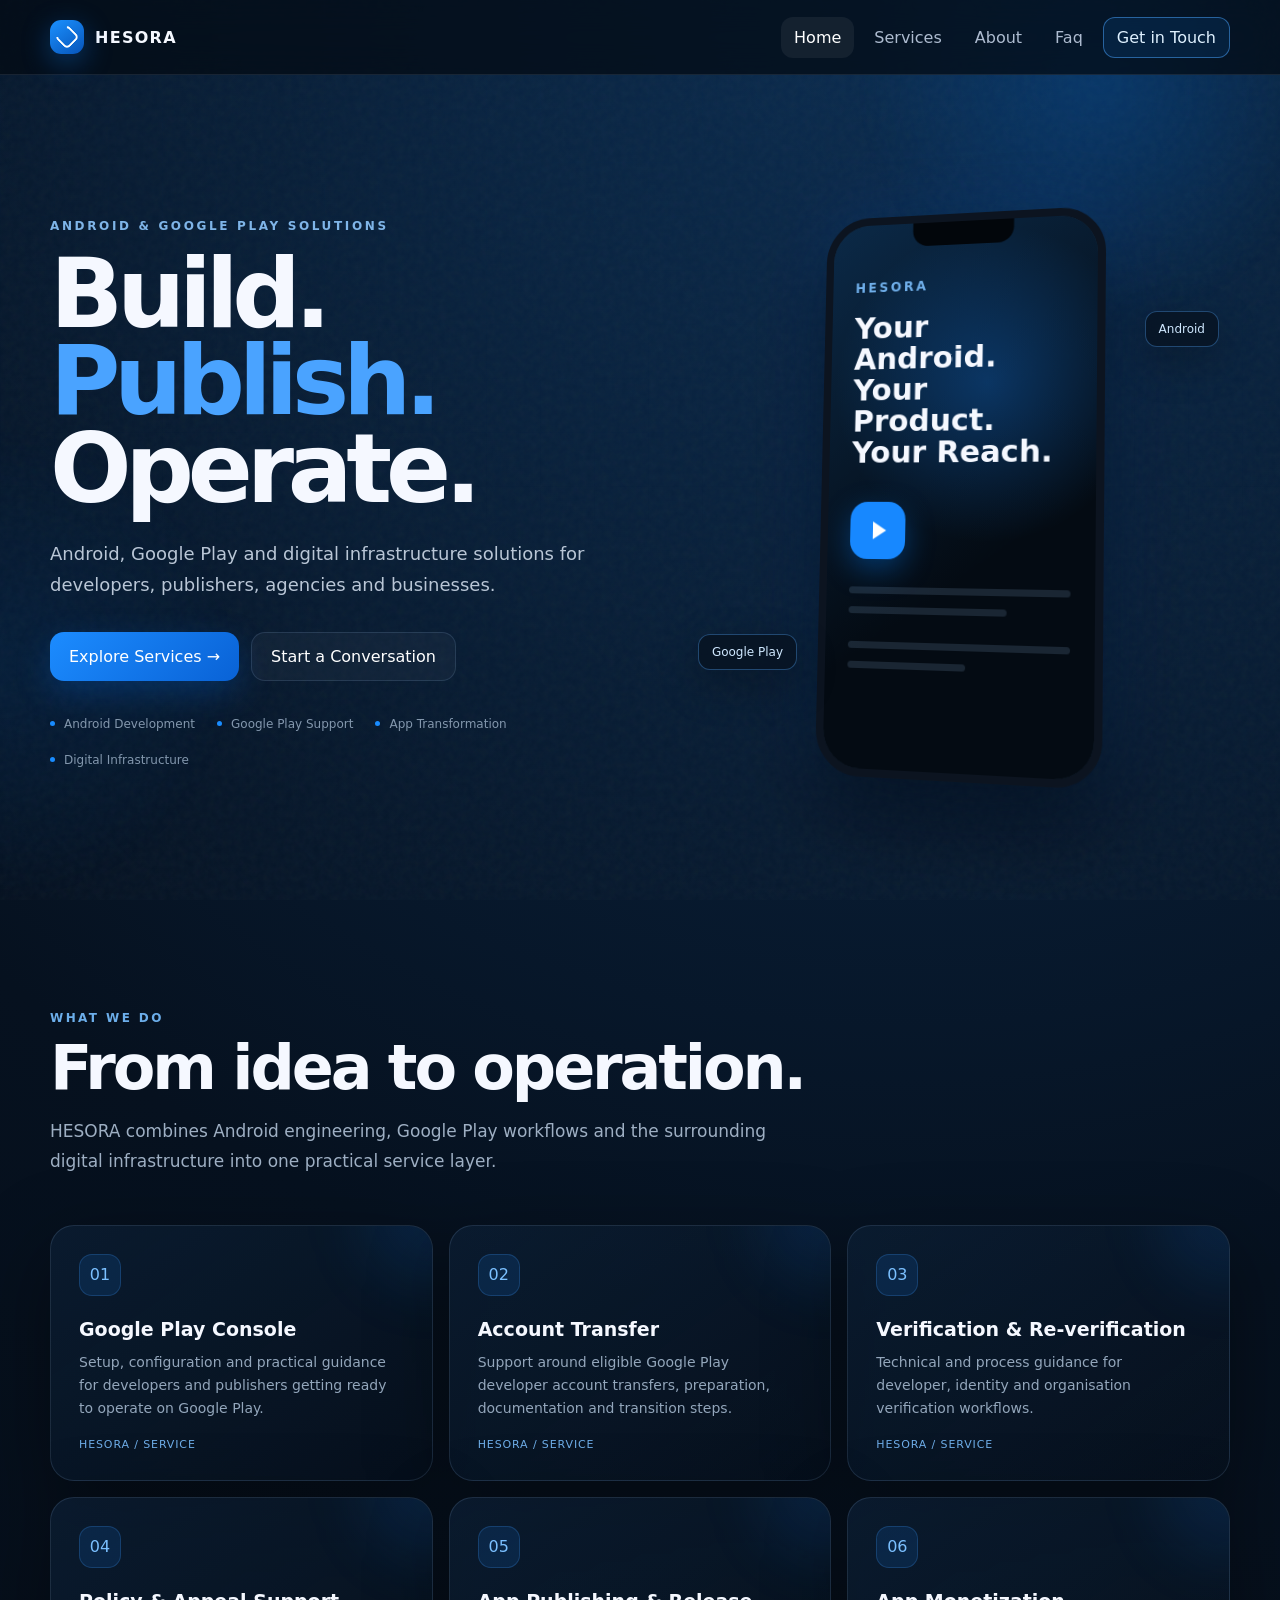
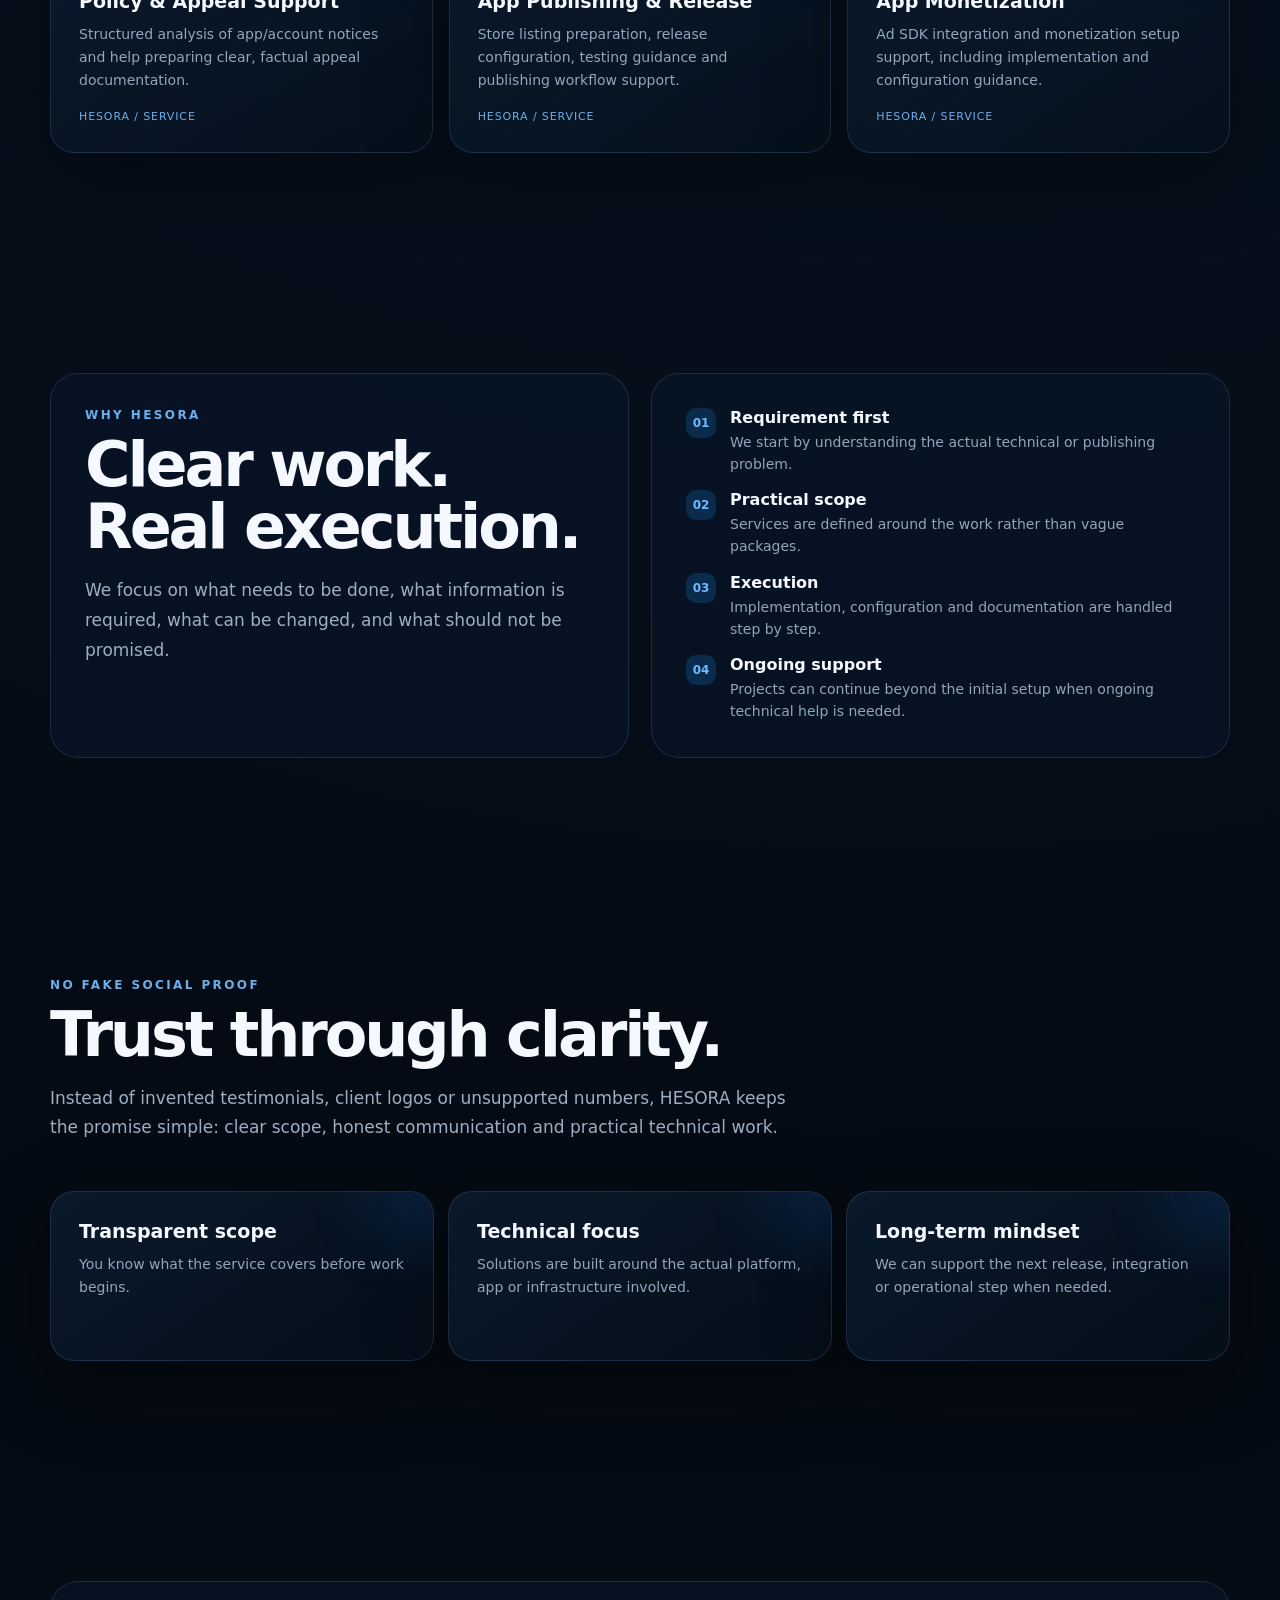
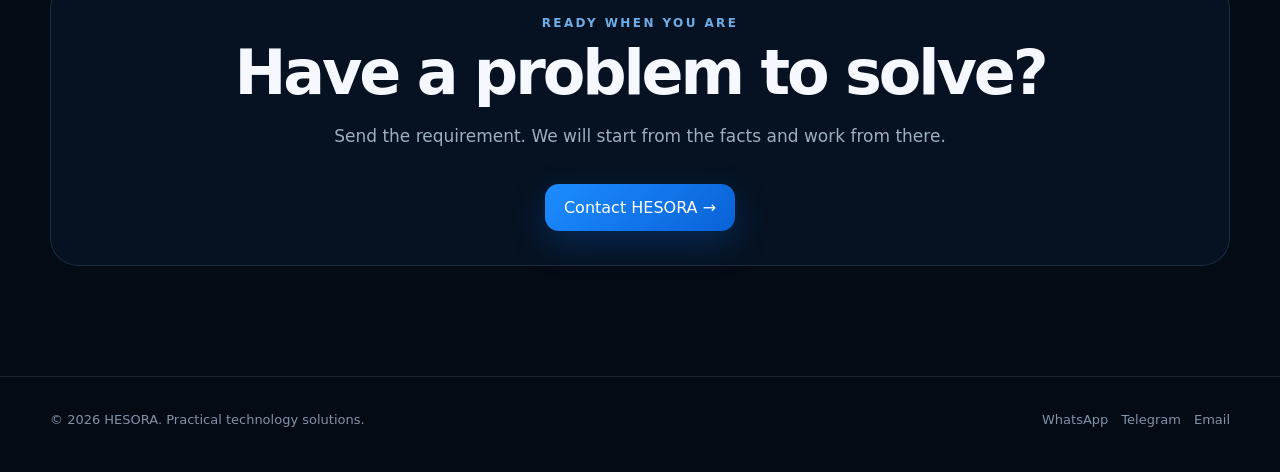
<file: HESORA-website-v1-fixed.html>
<!DOCTYPE html>
<html lang="en">
<head>
<meta charset="UTF-8">
<meta name="viewport" content="width=device-width, initial-scale=1.0">
<meta name="description" content="HESORA — Android, Google Play and digital infrastructure solutions for developers, publishers, agencies and businesses.">
<title>HESORA — Build. Publish. Operate.</title>
<style>
:root{
  --bg:#050b14;--bg2:#071426;--panel:rgba(10,23,42,.72);--panel2:#0b1b30;
  --text:#f5f8ff;--muted:#a7b5c8;--line:rgba(145,180,220,.16);
  --blue:#1683ff;--blue2:#4aa3ff;--cyan:#69d7ff;--shadow:0 24px 80px rgba(0,0,0,.38);
  --radius:24px;--max:1180px;
}
*{box-sizing:border-box}
html{scroll-behavior:smooth}
body{margin:0;background:radial-gradient(circle at 70% 0%,#0b2c50 0,#06111f 35%,#050b14 72%);color:var(--text);font-family:Inter,ui-sans-serif,system-ui,-apple-system,BlinkMacSystemFont,"Segoe UI",sans-serif;overflow-x:hidden}
a{color:inherit;text-decoration:none}
button,input,textarea{font:inherit}
button{cursor:pointer}
#app{min-height:100vh;position:relative}
.noise{position:fixed;inset:0;pointer-events:none;opacity:.035;background-image:url("data:image/svg+xml,%3Csvg viewBox='0 0 160 160' xmlns='http://www.w3.org/2000/svg'%3E%3Cfilter id='n'%3E%3CfeTurbulence type='fractalNoise' baseFrequency='.8' numOctaves='3' stitchTiles='stitch'/%3E%3C/filter%3E%3Crect width='100%25' height='100%25' filter='url(%23n)'/%3E%3C/svg%3E")}
.grid{position:fixed;inset:0;pointer-events:none;opacity:.22;background-image:linear-gradient(rgba(100,160,220,.055) 1px,transparent 1px),linear-gradient(90deg,rgba(100,160,220,.055) 1px,transparent 1px);background-size:54px 54px;mask-image:linear-gradient(to bottom,black,transparent 85%)}
.orb{position:fixed;width:520px;height:520px;border-radius:50%;background:radial-gradient(circle,rgba(0,126,255,.18),transparent 65%);filter:blur(10px);pointer-events:none;transition:transform .15s ease-out}
.orb.one{top:-180px;right:-80px}.orb.two{left:-260px;top:45vh;opacity:.5}
.wrap{width:min(var(--max),calc(100% - 40px));margin:auto}
.nav{position:sticky;top:0;z-index:50;border-bottom:1px solid rgba(160,190,220,.12);background:rgba(4,10,18,.72);backdrop-filter:blur(18px)}
.navin{height:74px;display:flex;align-items:center;justify-content:space-between}
.logo{display:flex;align-items:center;gap:11px;font-weight:800;letter-spacing:.08em}
.mark{width:34px;height:34px;border-radius:11px;display:grid;place-items:center;background:linear-gradient(145deg,#1b91ff,#0754b9);box-shadow:0 8px 28px rgba(15,130,255,.35);position:relative;overflow:hidden}
.mark:before{content:"";width:14px;height:14px;border:2px solid #fff;border-left-color:transparent;border-radius:5px;transform:rotate(45deg)}
.links{display:flex;gap:7px}
.links button,.mobileBtn{border:0;background:transparent;color:#aebcd0;padding:10px 13px;border-radius:12px;transition:.25s}
.links button:hover,.links button.active{color:#fff;background:rgba(255,255,255,.06)}
.navcta{border:1px solid rgba(75,166,255,.5)!important;color:#dff1ff!important;background:rgba(18,123,235,.12)!important}
.menu{display:none;border:1px solid var(--line);background:rgba(255,255,255,.04);color:white;border-radius:12px;padding:9px 12px}
.mobileLinks{display:none;padding:10px 0 16px}.mobileLinks button{display:block;width:100%;text-align:left}
.hero{min-height:calc(100vh - 74px);display:grid;align-items:center;padding:80px 0 70px;position:relative}
.heroGrid{display:grid;grid-template-columns:1.04fr .96fr;gap:50px;align-items:center}
.eyebrow{font-size:12px;letter-spacing:.22em;color:#7fb5e8;font-weight:700;margin-bottom:18px}
h1{font-size:clamp(56px,7.5vw,98px);line-height:.91;letter-spacing:-.065em;margin:0 0 26px;max-width:720px}
.blue{color:var(--blue2)}
.lead{font-size:18px;line-height:1.7;color:#b9c6d6;max-width:620px}
.actions{display:flex;gap:12px;flex-wrap:wrap;margin-top:32px}
.btn{border:1px solid var(--line);padding:14px 19px;border-radius:14px;color:#fff;background:rgba(255,255,255,.035);transition:.25s;display:inline-flex;align-items:center;gap:9px}
.btn:hover{transform:translateY(-3px);border-color:rgba(75,166,255,.65);box-shadow:0 12px 34px rgba(0,100,220,.2)}
.btn.primary{border:0;background:linear-gradient(135deg,#1c8cff,#0962d6);box-shadow:0 12px 34px rgba(0,113,240,.25)}
.mini{display:flex;gap:22px;flex-wrap:wrap;margin-top:36px;color:#8397ad;font-size:12px}.mini span:before{content:"";display:inline-block;width:5px;height:5px;border-radius:50%;background:#198cff;margin:0 9px 2px 0}
.deviceWrap{min-height:470px;display:grid;place-items:center;position:relative;perspective:1200px}
.device{width:290px;height:570px;border:8px solid #0c1420;border-radius:46px;background:#07111e;box-shadow:inset 0 0 0 2px #1e3348,0 35px 80px rgba(0,0,0,.5),0 0 80px rgba(0,119,255,.16);transform:rotateY(-13deg) rotateX(4deg);transition:transform .18s ease-out;position:relative;overflow:hidden}
.device:before{content:"";position:absolute;inset:0;background:radial-gradient(circle at 60% 30%,rgba(21,133,255,.28),transparent 38%),linear-gradient(145deg,#0b2947,#040b13 62%);z-index:0}
.notch{position:absolute;top:0;left:50%;transform:translateX(-50%);width:105px;height:24px;background:#02060b;border-radius:0 0 16px 16px;z-index:3}
.screen{position:absolute;inset:55px 24px 25px;z-index:2}
.screen small{letter-spacing:.2em;color:#6faee9;font-weight:700}.screen h2{font-size:31px;line-height:1.03;margin:18px 0 34px}.play{width:58px;height:58px;border-radius:18px;background:#1788ff;display:grid;place-items:center;box-shadow:0 10px 30px rgba(0,130,255,.35)}.play:after{content:"";border-left:14px solid white;border-top:9px solid transparent;border-bottom:9px solid transparent;margin-left:4px}.bar{height:7px;background:rgba(157,196,232,.15);border-radius:10px;margin-top:28px}.bar.s{width:72%;margin-top:13px}.bar.xs{width:54%;margin-top:13px}
.float{position:absolute;padding:10px 13px;border:1px solid rgba(83,170,255,.35);background:rgba(7,18,31,.75);backdrop-filter:blur(10px);border-radius:12px;color:#cfe8ff;font-size:12px;box-shadow:0 15px 40px rgba(0,0,0,.25);animation:float 4s ease-in-out infinite}.f1{right:2%;top:18%}.f2{left:2%;bottom:19%;animation-delay:-1.7s}@keyframes float{50%{transform:translateY(-10px)}}
.section{padding:110px 0;position:relative}.sectionHead{max-width:760px;margin-bottom:48px}.kicker{color:#6caeea;font-size:12px;letter-spacing:.2em;font-weight:800}.section h2{font-size:clamp(38px,5vw,62px);letter-spacing:-.05em;line-height:1;margin:12px 0 18px}.sub{color:#9eafc3;line-height:1.75;font-size:17px}
.cards{display:grid;grid-template-columns:repeat(3,1fr);gap:16px}.card{padding:28px;border:1px solid var(--line);border-radius:var(--radius);background:linear-gradient(145deg,rgba(12,31,53,.72),rgba(7,17,29,.62));box-shadow:var(--shadow);transition:.3s;position:relative;overflow:hidden}.card:before{content:"";position:absolute;width:140px;height:140px;border-radius:50%;background:rgba(18,129,255,.11);filter:blur(30px);top:-80px;right:-70px}.card:hover{transform:translateY(-7px);border-color:rgba(62,157,255,.45)}.icon{width:42px;height:42px;border-radius:13px;background:rgba(24,132,255,.13);border:1px solid rgba(65,158,255,.22);display:grid;place-items:center;color:#7bc0ff;margin-bottom:22px}.card h3{margin:0 0 11px;font-size:19px}.card p{margin:0;color:#93a6bb;line-height:1.65;font-size:14px}.tag{display:inline-block;margin-top:18px;font-size:11px;color:#6faee9;letter-spacing:.08em}
.split{display:grid;grid-template-columns:1fr 1fr;gap:22px;align-items:stretch}.panel{border:1px solid var(--line);border-radius:28px;padding:34px;background:rgba(9,24,42,.62)}.list{display:grid;gap:15px}.listItem{display:flex;gap:14px}.num{width:30px;height:30px;border-radius:10px;background:#0b2b4c;color:#6db8ff;display:grid;place-items:center;font-size:12px;font-weight:800;flex:none}.listItem strong{display:block;margin-bottom:5px}.listItem span{color:#92a5b9;font-size:14px;line-height:1.55}
.trust{display:grid;grid-template-columns:repeat(3,1fr);gap:14px}.trust .card{min-height:170px}
.faq{display:grid;gap:10px;max-width:900px}.faqItem{border:1px solid var(--line);border-radius:18px;background:rgba(8,20,35,.62);overflow:hidden}.faqQ{width:100%;border:0;background:transparent;color:#fff;text-align:left;padding:20px 22px;display:flex;justify-content:space-between;gap:20px}.faqA{max-height:0;overflow:hidden;color:#96a9bd;line-height:1.65;padding:0 22px;transition:max-height .3s,padding .3s}.faqItem.open .faqA{max-height:300px;padding:0 22px 20px}.plus{color:#6db7ff;font-size:20px}
.contact{display:grid;grid-template-columns:.9fr 1.1fr;gap:22px}.form{display:grid;gap:13px}.field{width:100%;border:1px solid var(--line);background:rgba(4,12,21,.7);color:#fff;padding:15px 16px;border-radius:14px;outline:none}.field:focus{border-color:#238eff;box-shadow:0 0 0 3px rgba(35,142,255,.1)}textarea.field{min-height:150px;resize:vertical}.formNote{font-size:12px;color:#7f94aa;line-height:1.5}
.footer{border-top:1px solid var(--line);padding:35px 0 45px;color:#7f93a9;font-size:13px}.footerIn{display:flex;justify-content:space-between;gap:20px;flex-wrap:wrap}.contactLinks{display:flex;gap:13px;flex-wrap:wrap}.contactLinks a:hover{color:#fff}
.pageHero{padding:90px 0 45px}.pageHero h1{font-size:clamp(50px,7vw,82px)}
.reveal{opacity:0;transform:translateY(20px);transition:opacity .7s ease,transform .7s ease}.reveal.show{opacity:1;transform:none}
@media(max-width:900px){.heroGrid,.split,.contact{grid-template-columns:1fr}.deviceWrap{min-height:430px}.cards{grid-template-columns:1fr 1fr}.trust{grid-template-columns:1fr}.links{display:none}.menu{display:block}.mobileLinks.open{display:block}.hero{padding-top:55px}}
@media(max-width:600px){.wrap{width:min(var(--max),calc(100% - 26px))}.cards{grid-template-columns:1fr}.section{padding:80px 0}.device{width:245px;height:480px}.screen h2{font-size:26px}.heroGrid{gap:15px}h1{font-size:58px}.lead{font-size:16px}.f1{right:-2%}.f2{left:-2%}}
</style>
</head>
<body>
<div class="noise"></div><div class="grid"></div><div class="orb one"></div><div class="orb two"></div>
<div id="app"></div>
<script>
const services=[
["Google Play Console","Setup, configuration and practical guidance for developers and publishers getting ready to operate on Google Play."],
["Account Transfer","Support around eligible Google Play developer account transfers, preparation, documentation and transition steps."],
["Verification & Re-verification","Technical and process guidance for developer, identity and organisation verification workflows."],
["Policy & Appeal Support","Structured analysis of app/account notices and help preparing clear, factual appeal documentation."],
["App Publishing & Release","Store listing preparation, release configuration, testing guidance and publishing workflow support."],
["App Monetization","Ad SDK integration and monetization setup support, including implementation and configuration guidance."],
["Native Android Development","Native Android applications using Java or Kotlin, from focused builds to ongoing improvements."],
["App Transformation","Reskinning, UI refreshes, feature changes and technical modernization for existing Android applications."],
["Website & Domain Setup","Simple business websites, domain and hosting setup, DNS configuration and business email workflows."],
["Business Email & Workspace","Domain email setup and configuration with business email providers, Gmail or Google Workspace."],
["Technical Troubleshooting","Practical diagnosis of publishing, configuration, integration and Android-side technical issues."],
["Partner-Sourced Services","Additional capabilities such as Unity development can be coordinated through specialist partners when required."]
];

const pageData={
home:{
title:"Build. Publish. Operate.",
sub:"Android, Google Play and digital infrastructure solutions for developers, publishers, agencies and businesses.",
},
services:{title:"Services built around execution.",sub:"A focused technical service stack covering the path from app development and publishing to the infrastructure around your digital business."},
about:{title:"Practical technical partnership.",sub:"HESORA is built around clear scope, hands-on execution and long-term technical support — without inflated claims or unnecessary complexity."},
faq:{title:"Questions, answered clearly.",sub:"A straightforward overview of what HESORA does and how we approach projects."},
contact:{title:"Let's discuss the work.",sub:"Tell us what you are building, what is blocked, or what you need configured. We will start with the actual requirement."}
};

function nav(active){
return `<header class="nav"><div class="wrap navin">
<a class="logo" href="#home" onclick="go('home')"><span class="mark"></span><span>HESORA</span></a>
<nav class="links">
${["home","services","about","faq"].map(p=>`<button class="${active===p?'active':''}" onclick="go('${p}')">${p[0].toUpperCase()+p.slice(1)}</button>`).join("")}
<button class="navcta" onclick="go('contact')">Get in Touch</button>
</nav>
<button class="menu" onclick="document.querySelector('.mobileLinks').classList.toggle('open')">Menu</button>
</div><div class="mobileLinks wrap">
${["home","services","about","faq","contact"].map(p=>`<button onclick="go('${p}')">${p[0].toUpperCase()+p.slice(1)}</button>`).join("")}
</div></header>`;
}
function footer(){
return `<footer class="footer"><div class="wrap footerIn"><div>© ${new Date().getFullYear()} HESORA. Practical technology solutions.</div><div class="contactLinks">
<a href="https://wa.me/16199125970" target="_blank">WhatsApp</a><a href="https://t.me/hesora.official" target="_blank">Telegram</a><a href="mailto:hesora86@gmail.com">Email</a>
</div></div></footer>`;
}
function serviceCards(){
return `<div class="cards">${services.map((s,i)=>`<article class="card reveal"><div class="icon">${String(i+1).padStart(2,"0")}</div><h3>${s[0]}</h3><p>${s[1]}</p><span class="tag">HESORA / SERVICE</span></article>`).join("")}</div>`;
}
function home(){
return `${nav("home")}
<main>
<section class="hero"><div class="wrap heroGrid">
<div class="reveal"><div class="eyebrow">ANDROID & GOOGLE PLAY SOLUTIONS</div><h1>Build.<br><span class="blue">Publish.</span><br>Operate.</h1><p class="lead">${pageData.home.sub}</p>
<div class="actions"><button class="btn primary" onclick="go('services')">Explore Services →</button><button class="btn" onclick="go('contact')">Start a Conversation</button></div>
<div class="mini"><span>Android Development</span><span>Google Play Support</span><span>App Transformation</span><span>Digital Infrastructure</span></div></div>
<div class="deviceWrap reveal" id="deviceArea"><div class="device" id="device"><div class="notch"></div><div class="screen"><small>HESORA</small><h2>Your Android.<br>Your Product.<br>Your Reach.</h2><div class="play"></div><div class="bar"></div><div class="bar s"></div><div class="bar"></div><div class="bar xs"></div></div></div><div class="float f1">Android</div><div class="float f2">Google Play</div></div>
</div></section>
<section class="section"><div class="wrap"><div class="sectionHead reveal"><div class="kicker">WHAT WE DO</div><h2>From idea to operation.</h2><p class="sub">HESORA combines Android engineering, Google Play workflows and the surrounding digital infrastructure into one practical service layer.</p></div>${serviceCards().split('</article>').slice(0,6).join('</article>')}</div></section>
<section class="section"><div class="wrap"><div class="split"><div class="panel reveal"><div class="kicker">WHY HESORA</div><h2>Clear work.<br>Real execution.</h2><p class="sub">We focus on what needs to be done, what information is required, what can be changed, and what should not be promised.</p></div><div class="panel reveal"><div class="list">
${[["01","Requirement first","We start by understanding the actual technical or publishing problem."],["02","Practical scope","Services are defined around the work rather than vague packages."],["03","Execution","Implementation, configuration and documentation are handled step by step."],["04","Ongoing support","Projects can continue beyond the initial setup when ongoing technical help is needed."]].map(x=>`<div class="listItem"><div class="num">${x[0]}</div><div><strong>${x[1]}</strong><span>${x[2]}</span></div></div>`).join("")}</div></div></div></div></section>
<section class="section"><div class="wrap"><div class="sectionHead reveal"><div class="kicker">NO FAKE SOCIAL PROOF</div><h2>Trust through clarity.</h2><p class="sub">Instead of invented testimonials, client logos or unsupported numbers, HESORA keeps the promise simple: clear scope, honest communication and practical technical work.</p></div><div class="trust"><div class="card reveal"><h3>Transparent scope</h3><p>You know what the service covers before work begins.</p></div><div class="card reveal"><h3>Technical focus</h3><p>Solutions are built around the actual platform, app or infrastructure involved.</p></div><div class="card reveal"><h3>Long-term mindset</h3><p>We can support the next release, integration or operational step when needed.</p></div></div></div></section>
<section class="section"><div class="wrap"><div class="panel reveal" style="text-align:center"><div class="kicker">READY WHEN YOU ARE</div><h2>Have a problem to solve?</h2><p class="sub">Send the requirement. We will start from the facts and work from there.</p><div class="actions" style="justify-content:center"><button class="btn primary" onclick="go('contact')">Contact HESORA →</button></div></div></div></section>
</main>${footer()}`;
}
function servicesPage(){return `${nav("services")}<main><section class="pageHero"><div class="wrap"><div class="kicker">SERVICES</div><h1>${pageData.services.title}</h1><p class="sub">${pageData.services.sub}</p></div></section><section class="section" style="padding-top:35px"><div class="wrap">${serviceCards()}</div></section><section class="section"><div class="wrap"><div class="panel reveal"><div class="kicker">NOTE</div><h2>Every project starts with the requirement.</h2><p class="sub">Availability, eligibility, platform rules, third-party approvals and technical constraints can vary by project. HESORA does not guarantee outcomes that depend on external platform decisions.</p></div></div></section></main>${footer()}`;}
function aboutPage(){return `${nav("about")}<main><section class="pageHero"><div class="wrap"><div class="kicker">ABOUT HESORA</div><h1>${pageData.about.title}</h1><p class="sub">${pageData.about.sub}</p></div></section><section class="section"><div class="wrap"><div class="split"><div class="panel reveal"><div class="kicker">THE APPROACH</div><h2>One technical partner across the stack.</h2><p class="sub">HESORA connects app-side work with the operational pieces around it: publishing, verification, monetization, domains, hosting and business email.</p></div><div class="panel reveal"><div class="list">${[["01","Android","Native Java and Kotlin development, fixes and app transformation."],["02","Google Play","Console, publishing, verification, transfer and policy-support workflows."],["03","Infrastructure","Websites, domains, hosting, DNS and business email configuration."],["04","Partners","Specialist services such as Unity can be coordinated when the project requires them."]].map(x=>`<div class="listItem"><div class="num">${x[0]}</div><div><strong>${x[1]}</strong><span>${x[2]}</span></div></div>`).join("")}</div></div></div></div></section><section class="section"><div class="wrap"><div class="sectionHead reveal"><div class="kicker">WHO WE WORK WITH</div><h2>Built for people who ship.</h2><p class="sub">Developers, indie developers, app publishers, agencies, studios and businesses operating around Android and Google Play.</p></div></div></section></main>${footer()}`;}
const faqs=[
["Can HESORA guarantee a Google Play approval, reinstatement or transfer?","No. External platform decisions are controlled by Google and other providers. HESORA can analyse the situation, prepare documentation and provide technical/process support, but outcomes cannot be guaranteed."],
["Do you develop Android apps?","Yes. Native Android development is offered using Java and Kotlin. Unity work can be coordinated through specialist partners when required."],
["Do you publish apps on Google Play?","We can support the publishing workflow, including console setup, release configuration, store listing preparation, testing guidance and related technical steps."],
["Do you offer account transfer support?","Yes. Account transfer is a highlighted service. We can help review the requirements, prepare the information and guide the transfer workflow where the case is eligible."],
["Can you build a simple business website?","Yes. We can create simple business websites and help with domain purchase, hosting, DNS and business email configuration."],
["Do you provide monetization integration?","Yes. We can help with ad SDK integration and monetization configuration, subject to the relevant network's policies and approval requirements."],
["Do you publish prices on the website?","We currently prefer requirement-based quotes because the scope can vary significantly between projects. Contact HESORA with the exact requirement for a tailored quotation."]
];
function faqPage(){return `${nav("faq")}<main><section class="pageHero"><div class="wrap"><div class="kicker">FAQ</div><h1>${pageData.faq.title}</h1><p class="sub">${pageData.faq.sub}</p></div></section><section class="section" style="padding-top:35px"><div class="wrap"><div class="faq">${faqs.map((f,i)=>`<div class="faqItem reveal"><button class="faqQ" onclick="this.parentElement.classList.toggle('open')"><span>${f[0]}</span><span class="plus">+</span></button><div class="faqA">${f[1]}</div></div>`).join("")}</div></div></section></main>${footer()}`;}
function contactPage(){return `${nav("contact")}<main><section class="pageHero"><div class="wrap"><div class="kicker">CONTACT</div><h1>${pageData.contact.title}</h1><p class="sub">${pageData.contact.sub}</p></div></section><section class="section" style="padding-top:35px"><div class="wrap contact"><div class="panel reveal"><div class="kicker">DIRECT</div><h2>Choose your channel.</h2><p class="sub">For the fastest response, send a short description of the requirement and any relevant app, console or website details.</p><div class="contactLinks" style="margin-top:28px;display:grid;gap:16px"><a href="https://wa.me/16199125970" target="_blank">WhatsApp · +1 619 912 5970</a><a href="https://t.me/hesora.official" target="_blank">Telegram · @hesora.official</a><a href="https://wa.me/16199125970" target="_blank">WeChat · @Ryan_AndroidEngneer</a><a href="mailto:hesora86@gmail.com">Email · hesora86@gmail.com</a></div></div>
<div class="panel reveal"><form class="form" onsubmit="sendMail(event)"><input class="field" id="name" placeholder="Your name" required><input class="field" id="email" type="email" placeholder="Your email" required><input class="field" id="subject" placeholder="What do you need help with?" required><textarea class="field" id="message" placeholder="Briefly describe the requirement..." required></textarea><button class="btn primary" type="submit">Send Requirement →</button><div class="formNote">This form opens your email app with the completed message. No fake form submission or unverified lead system.</div></form></div></div></section></main>${footer()}`;}
function sendMail(e){e.preventDefault();const name=document.getElementById("name").value,email=document.getElementById("email").value,subject=document.getElementById("subject").value,msg=document.getElementById("message").value;const body=`Name: ${name}%0AEmail: ${email}%0A%0ARequirement:%0A${encodeURIComponent(msg)}`;location.href=`mailto:hesora86@gmail.com?subject=${encodeURIComponent(subject)}&body=${body}`;}
function render(page){const pages={home,services:servicesPage,about:aboutPage,faq:faqPage,contact:contactPage};document.getElementById("app").innerHTML=(pages[page]||home)();requestAnimationFrame(()=>{document.querySelectorAll(".reveal").forEach((el,i)=>setTimeout(()=>el.classList.add("show"),Math.min(i*55,450)));setupMouse();});window.scrollTo({top:0,behavior:"instant"});}
function go(page){history.pushState({},'',`#${page}`);render(page);document.querySelector(".mobileLinks")?.classList.remove("open");}
window.addEventListener("popstate",()=>render(location.hash.slice(1)||"home"));
window.addEventListener("hashchange",()=>render(location.hash.slice(1)||"home"));
function setupMouse(){const area=document.getElementById("deviceArea"),device=document.getElementById("device");if(!area||!device)return;area.onmousemove=e=>{const r=area.getBoundingClientRect(),x=(e.clientX-r.left)/r.width-.5,y=(e.clientY-r.top)/r.height-.5;device.style.transform=`rotateY(${-13+x*12}deg) rotateX(${4-y*10}deg) translateY(${y*-8}px)`;document.querySelector(".orb.one").style.transform=`translate(${x*35}px,${y*25}px)`};area.onmouseleave=()=>device.style.transform="rotateY(-13deg) rotateX(4deg)";document.onmousemove=e=>{const x=e.clientX/innerWidth-.5,y=e.clientY/innerHeight-.5;document.querySelector(".orb.two").style.transform=`translate(${x*-25}px,${y*-18}px)`};}
render(location.hash.slice(1)||"home");
</script>
</body>
</html>
</file>
<file: css/tokens.css>
:root {
  /* HESORA Colors */
  --color-bg: #080B18;
  --color-surface: #101426;
  --color-surface-elevated: #181D35;

  --color-primary: #6366F1;
  --color-secondary: #8B5CF6;

  --color-text: #F5F7FF;
  --color-text-secondary: #A6ABC4;
  --color-text-muted: #78839D;

  --color-border: #292F4D;

  /* HESORA Spacing */
  --space-1: 4px;
  --space-2: 8px;
  --space-3: 12px;
  --space-4: 16px;
  --space-5: 20px;
  --space-6: 24px;
  --space-7: 32px;
  --space-8: 40px;
  --space-9: 48px;
  --space-10: 64px;
  --space-11: 80px;
  --space-12: 96px;
  --space-13: 120px;

  /* HESORA Radius */
  --radius-sm: 8px;
  --radius-md: 12px;
  --radius-lg: 16px;
  --radius-xl: 20px;
  --radius-2xl: 24px;
  --radius-pill: 999px;

  /* HESORA Layout */
  --container-max: 1280px;

  /* HESORA Motion */
  --transition-fast: 160ms ease;
  --transition-base: 240ms ease;
  --transition-slow: 400ms ease;
}
</file>
<file: css/base.css>
/* HESORA Base Styles */

html {
  background: var(--color-bg);
  color: var(--color-text);
  font-family: Inter, system-ui, -apple-system, BlinkMacSystemFont, "Segoe UI", sans-serif;
  font-size: 16px;
  line-height: 1.6;
}

body {
  min-width: 320px;
  background: var(--color-bg);
  color: var(--color-text);
  overflow-x: hidden;
}

a {
  color: inherit;
  text-decoration: none;
}

button {
  border: 0;
  cursor: pointer;
}

::selection {
  background: var(--color-primary);
  color: var(--color-text);
}
</file>
<file: css/typography.css>
/* HESORA Typography */

h1,
h2,
h3,
h4 {
  color: var(--color-text);
  font-weight: 700;
  line-height: 1.1;
  letter-spacing: -0.02em;
}

h1 {
  font-size: clamp(2.75rem, 7vw, 5.5rem);
  font-weight: 800;
}

h2 {
  font-size: clamp(2rem, 4vw, 3.5rem);
}

h3 {
  font-size: clamp(1.5rem, 2.5vw, 2rem);
}

h4 {
  font-size: 1.25rem;
}

p {
  color: var(--color-text-secondary);
}

.text-muted {
  color: var(--color-text-muted);
}

.text-secondary {
  color: var(--color-text-secondary);
}

.eyebrow {
  color: var(--color-primary);
  font-size: 0.75rem;
  font-weight: 700;
  letter-spacing: 0.16em;
  text-transform: uppercase;
}
</file>
<file: css/layout.css>
/* HESORA Layout System */

.container {
  width: min(100% - 40px, var(--container-max));
  margin-inline: auto;
}

.section {
  padding-block: var(--space-12);
}

.section-header {
  max-width: 720px;
  margin-bottom: var(--space-8);
}

.section-header p {
  margin-top: var(--space-4);
  font-size: 1.05rem;
}

.grid {
  display: grid;
  gap: var(--space-6);
}

.grid-2 {
  grid-template-columns: repeat(2, minmax(0, 1fr));
}

.grid-3 {
  grid-template-columns: repeat(3, minmax(0, 1fr));
}

.grid-4 {
  grid-template-columns: repeat(4, minmax(0, 1fr));
}

.stack {
  display: flex;
  flex-direction: column;
}

.cluster {
  display: flex;
  flex-wrap: wrap;
  align-items: center;
  gap: var(--space-4);
}

@media (max-width: 767px) {
  .container {
    width: min(100% - 32px, var(--container-max));
  }

  .section {
    padding-block: var(--space-10);
  }

  .grid-2,
  .grid-3,
  .grid-4 {
    grid-template-columns: 1fr;
  }
}

@media (min-width: 768px) and (max-width: 1023px) {
  .grid-4 {
    grid-template-columns: repeat(2, minmax(0, 1fr));
  }
}
</file>
<file: css/components.css>
/* HESORA Components */

/* Buttons */

.button {
  display: inline-flex;
  align-items: center;
  justify-content: center;
  min-height: 48px;
  padding: 0 var(--space-6);
  border: 1px solid transparent;
  border-radius: var(--radius-sm);
  font-size: 0.95rem;
  font-weight: 600;
  transition:
    transform var(--transition-fast),
    background-color var(--transition-fast),
    border-color var(--transition-fast);
}

.button:hover {
  transform: translateY(-2px);
}

.button:focus-visible {
  outline: 2px solid var(--color-primary);
  outline-offset: 3px;
}

.button-primary {
  background: var(--color-primary);
  color: var(--color-text);
}

.button-primary:hover {
  background: var(--color-secondary);
}

.button-secondary {
  background: var(--color-surface);
  border-color: var(--color-border);
  color: var(--color-text);
}

.button-secondary:hover {
  border-color: var(--color-primary);
}

/* Cards */

.card {
  padding: var(--space-7);
  background: var(--color-surface);
  border: 1px solid var(--color-border);
  border-radius: var(--radius-lg);
  transition:
    transform var(--transition-base),
    border-color var(--transition-base),
    background-color var(--transition-base);
}

.card:hover {
  transform: translateY(-3px);
  border-color: var(--color-primary);
  background: var(--color-surface-elevated);
}

/* Badges */

.badge {
  display: inline-flex;
  align-items: center;
  min-height: 28px;
  padding: 0 var(--space-3);
  border: 1px solid var(--color-border);
  border-radius: var(--radius-pill);
  color: var(--color-text-secondary);
  font-size: 0.75rem;
  font-weight: 600;
}

/* Dividers */

.divider {
  width: 100%;
  height: 1px;
  background: var(--color-border);
}

/* Links */

.text-link {
  color: var(--color-text);
  font-weight: 600;
}

.text-link:hover {
  color: var(--color-primary);
}

@media (prefers-reduced-motion: reduce) {
  .button,
  .card {
    transition: none;
  }

  .button:hover,
  .card:hover {
    transform: none;
  }
}/* HANI Launcher */

.hani-launcher {
  position: fixed;
  right: 24px;
  bottom: 24px;
  z-index: 1000;

  min-width: 64px;
  height: 64px;
  padding: 0 16px;

  border: 1px solid var(--color-border);
  border-radius: var(--radius-pill);

  background: var(--color-primary);
  color: var(--color-text);

  font-size: 0.85rem;
  font-weight: 700;

  box-shadow: 0 12px 32px rgba(0, 0, 0, 0.35);

  transition:
    transform var(--transition-fast),
    background-color var(--transition-fast);
}

.hani-launcher:hover {
  transform: translateY(-3px);
  background: var(--color-secondary);
}

.hani-launcher:focus-visible {
  outline: 2px solid var(--color-text);
  outline-offset: 4px;
}/* HANI Window */

.hani-window {
  position: fixed;
  right: 24px;
  bottom: 92px;bottom: 92px;
  z-index: 999;

  width: min(380px, calc(100vw - 32px));
height: min(480px, calc(100vh - 120px));

  background: var(--color-surface);
  border: 1px solid var(--color-border);
  border-radius: var(--radius-xl);

  box-shadow: 0 24px 60px rgba(0, 0, 0, 0.45);

  overflow: hidden;

  opacity: 0;
  visibility: hidden;
  transform: translateY(16px) scale(0.98);

  transition:
    opacity var(--transition-base),
    visibility var(--transition-base),
    transform var(--transition-base);
}

.hani-window.open {
  opacity: 1;
  visibility: visible;
  transform: translateY(0) scale(1);
}

.hani-window-inner {
  display: flex;
  flex-direction: column;
  height: 100%;
}

.hani-header {
  display: flex;
  align-items: center;
  justify-content: space-between;

  padding: var(--space-5) var(--space-6);

  border-bottom: 1px solid var(--color-border);
  background: var(--color-surface-elevated);
}

.hani-header strong {
  color: var(--color-text);
  font-size: 1rem;
}

.hani-header button {
  width: 36px;
  height: 36px;

  border-radius: var(--radius-sm);

  background: transparent;
  color: var(--color-text-secondary);

  font-size: 1.5rem;
}

.hani-header button:hover {
  background: var(--color-border);
  color: var(--color-text);
}

.hani-body {
  flex: 1;
  padding: var(--space-6);
  overflow-y: auto;
}

.hani-body p + p {
  margin-top: var(--space-4);
}

@media (max-width: 767px) {
  .hani-window {
    right: 16px;
    bottom: 88px;
    width: calc(100vw - 32px);
    height: min(560px, calc(100vh - 120px));
  }
}.hani-header > div {
  display: flex;
  flex-direction: column;
  gap: 2px;
}

.hani-header span {
  color: var(--color-text-muted);
  font-size: 0.7rem;
  font-weight: 600;
  letter-spacing: 0.08em;
  text-transform: uppercase;
}

.hani-close {
  position: absolute;
  top: 12px;
  right: 12px;
  z-index: 10;

  display: inline-flex;
  align-items: center;
  justify-content: center;

  width: 36px;
  height: 36px;

  padding: 0;
  border: 1px solid var(--color-border);
  border-radius: var(--radius-sm);

  background: var(--color-surface-elevated);
  color: var(--color-text);

  font-size: 1.4rem;
  line-height: 1;

  cursor: pointer;
}

.hani-close:hover {
  background: var(--color-primary);
  color: var(--color-text);
}

.hani-message {
  max-width: 85%;
  margin-bottom: var(--space-4);
  padding: var(--space-3) var(--space-4);
  border-radius: var(--radius-md);
  line-height: 1.5;
  font-size: 0.95rem;
}

.hani-message-hani {
  margin-right: auto;
  background: var(--color-surface-elevated);
  color: var(--color-text-secondary);
}

.hani-message-user {
  margin-left: auto;
  background: var(--color-primary);
  color: var(--color-text);
}/* HANI Input */

.hani-input-area {
  padding: var(--space-4);
  border-top: 1px solid var(--color-border);
  background: var(--color-surface);
}

.hani-input-row {
  display: flex;
  gap: var(--space-2);
}

.hani-input {
  flex: 1;
  min-width: 0;
  height: 44px;
  padding: 0 var(--space-4);
  border: 1px solid var(--color-border);
  border-radius: var(--radius-sm);
  background: var(--color-surface-elevated);
  color: var(--color-text);
  outline: none;
}

.hani-input::placeholder {
  color: var(--color-text-muted);
}

.hani-input:focus {
  border-color: var(--color-primary);
}

.hani-send {
  min-width: 64px;
  height: 44px;
  padding: 0 var(--space-4);
  border: 0;
  border-radius: var(--radius-sm);
  background: var(--color-primary);
  color: var(--color-text);
  font-weight: 600;
  cursor: pointer;
}

.hani-send:hover {
  background: var(--color-secondary);
}
/* HANI Quick Actions */

.hani-quick-actions {
  display: flex;
  flex-wrap: wrap;
  gap: var(--space-2);
  margin-top: var(--space-6);
  margin-bottom: var(--space-4);
}

.hani-quick-action {
  min-height: 40px;
  padding: 0 var(--space-4);
  border: 1px solid var(--color-border);
  border-radius: var(--radius-pill);
  background: var(--color-surface);
  color: var(--color-text-secondary);
  font-size: 0.8rem;
  font-weight: 600;
  cursor: pointer;
  transition:
    background-color var(--transition-fast),
    border-color var(--transition-fast),
    color var(--transition-fast),
    transform var(--transition-fast);
}

.hani-quick-action:hover {
  background: var(--color-surface-elevated);
  border-color: var(--color-primary);
  color: var(--color-text);
  transform: translateY(-1px);
}

.hani-quick-action:focus-visible {
  outline: 2px solid var(--color-primary);
  outline-offset: 3px;
}
</file>
<file: css/pages.css>
/* HESORA Homepage */

/* Hero */

.hero {
  min-height: 82vh;
  display: flex;
  align-items: center;
  padding-block: var(--space-13);
}

.hero-grid {
  display: grid;
  grid-template-columns: minmax(0, 1.15fr) minmax(360px, 0.85fr);
  align-items: center;
  gap: var(--space-10);
}

.hero-content {
  max-width: 760px;
}

.hero-content h1 {
  margin-top: var(--space-4);
  max-width: 900px;
}

.hero-content h1 span {
  color: var(--color-primary);
}

.hero-description {
  max-width: 680px;
  margin-top: var(--space-6);
  font-size: 1.1rem;
}

.hero-actions {
  margin-top: var(--space-7);
}

.hero-system {
  position: relative;
  min-height: 420px;
  display: grid;
  place-items: center;
}

.hero-system-core {
  width: 150px;
  height: 150px;
  display: grid;
  place-items: center;
  border: 1px solid var(--color-primary);
  border-radius: 50%;
  background: var(--color-surface-elevated);
  box-shadow: 0 0 60px rgba(99, 102, 241, 0.18);
  color: var(--color-text);
  font-size: 1.2rem;
  font-weight: 800;
  letter-spacing: 0.08em;
}

.hero-node {
  position: absolute;
  padding: var(--space-3) var(--space-4);
  border: 1px solid var(--color-border);
  border-radius: var(--radius-pill);
  background: var(--color-surface);
  color: var(--color-text-secondary);
  font-size: 0.7rem;
  font-weight: 700;
  letter-spacing: 0.08em;
}

.hero-node-1 {
  top: 8%;
  left: 15%;
}

.hero-node-2 {
  top: 4%;
  right: 12%;
}

.hero-node-3 {
  top: 45%;
  right: 0;
}

.hero-node-4 {
  bottom: 8%;
  right: 12%;
}

.hero-node-5 {
  bottom: 3%;
  left: 18%;
}

.hero-node-6 {
  top: 46%;
  left: 0;
}

/* Homepage cards */

.section .card h3 {
  margin-top: var(--space-4);
}

.section .card p {
  margin-top: var(--space-3);
}

/* Playground */

.playground-preview {
  text-align: center;
}

.playground-preview p,
.hani-preview p,
.final-cta p {
  max-width: 680px;
  margin: var(--space-4) auto var(--space-6);
}

/* HANI */

.hani-preview {
  text-align: center;
}

/* Final CTA */

.final-cta {
  text-align: center;
}

/* Mobile */

@media (max-width: 767px) {
  .hero {
    min-height: auto;
    padding-block: var(--space-11);
  }

  .hero-grid {
    grid-template-columns: 1fr;
  }

  .hero-content h1 {
    font-size: clamp(2.5rem, 13vw, 4rem);
  }

  .hero-description {
    font-size: 1rem;
  }

  .hero-system {
    min-height: 320px;
    order: 2;
  }

  .hero-system-core {
    width: 120px;
    height: 120px;
  }

  .hero-node-1 {
    left: 4%;
  }

  .hero-node-2 {
    right: 4%;
  }

  .hero-node-3 {
    right: 0;
  }

  .hero-node-6 {
    left: 0;
  }
}
</file>
<file: css/utilities.css>
/* HESORA Utility Classes */

.text-center {
  text-align: center;
}

.text-left {
  text-align: left;
}

.w-full {
  width: 100%;
}

.hidden {
  display: none !important;
}

.visually-hidden {
  position: absolute;
  width: 1px;
  height: 1px;
  padding: 0;
  margin: -1px;
  overflow: hidden;
  clip: rect(0, 0, 0, 0);
  white-space: nowrap;
  border: 0;
}

.no-scroll {
  overflow: hidden;
}

@media (max-width: 767px) {
  .mobile-hidden {
    display: none !important;
  }
}

@media (min-width: 768px) {
  .desktop-hidden {
    display: none !important;
  }
}
</file>
<file: css/responsive.css>
/* HESORA Responsive Rules */

/* Tablet */

@media (max-width: 1023px) {
  .section {
    padding-block: var(--space-11);
  }
}

/* Mobile */

@media (max-width: 767px) {
  .section-header {
    margin-bottom: var(--space-6);
  }

  .button {
    width: 100%;
  }

  .cluster {
    align-items: stretch;
  }
}

/* Small Mobile */

@media (max-width: 480px) {
  .container {
    width: min(100% - 24px, var(--container-max));
  }

  .section {
    padding-block: var(--space-9);
  }
}
</file>
